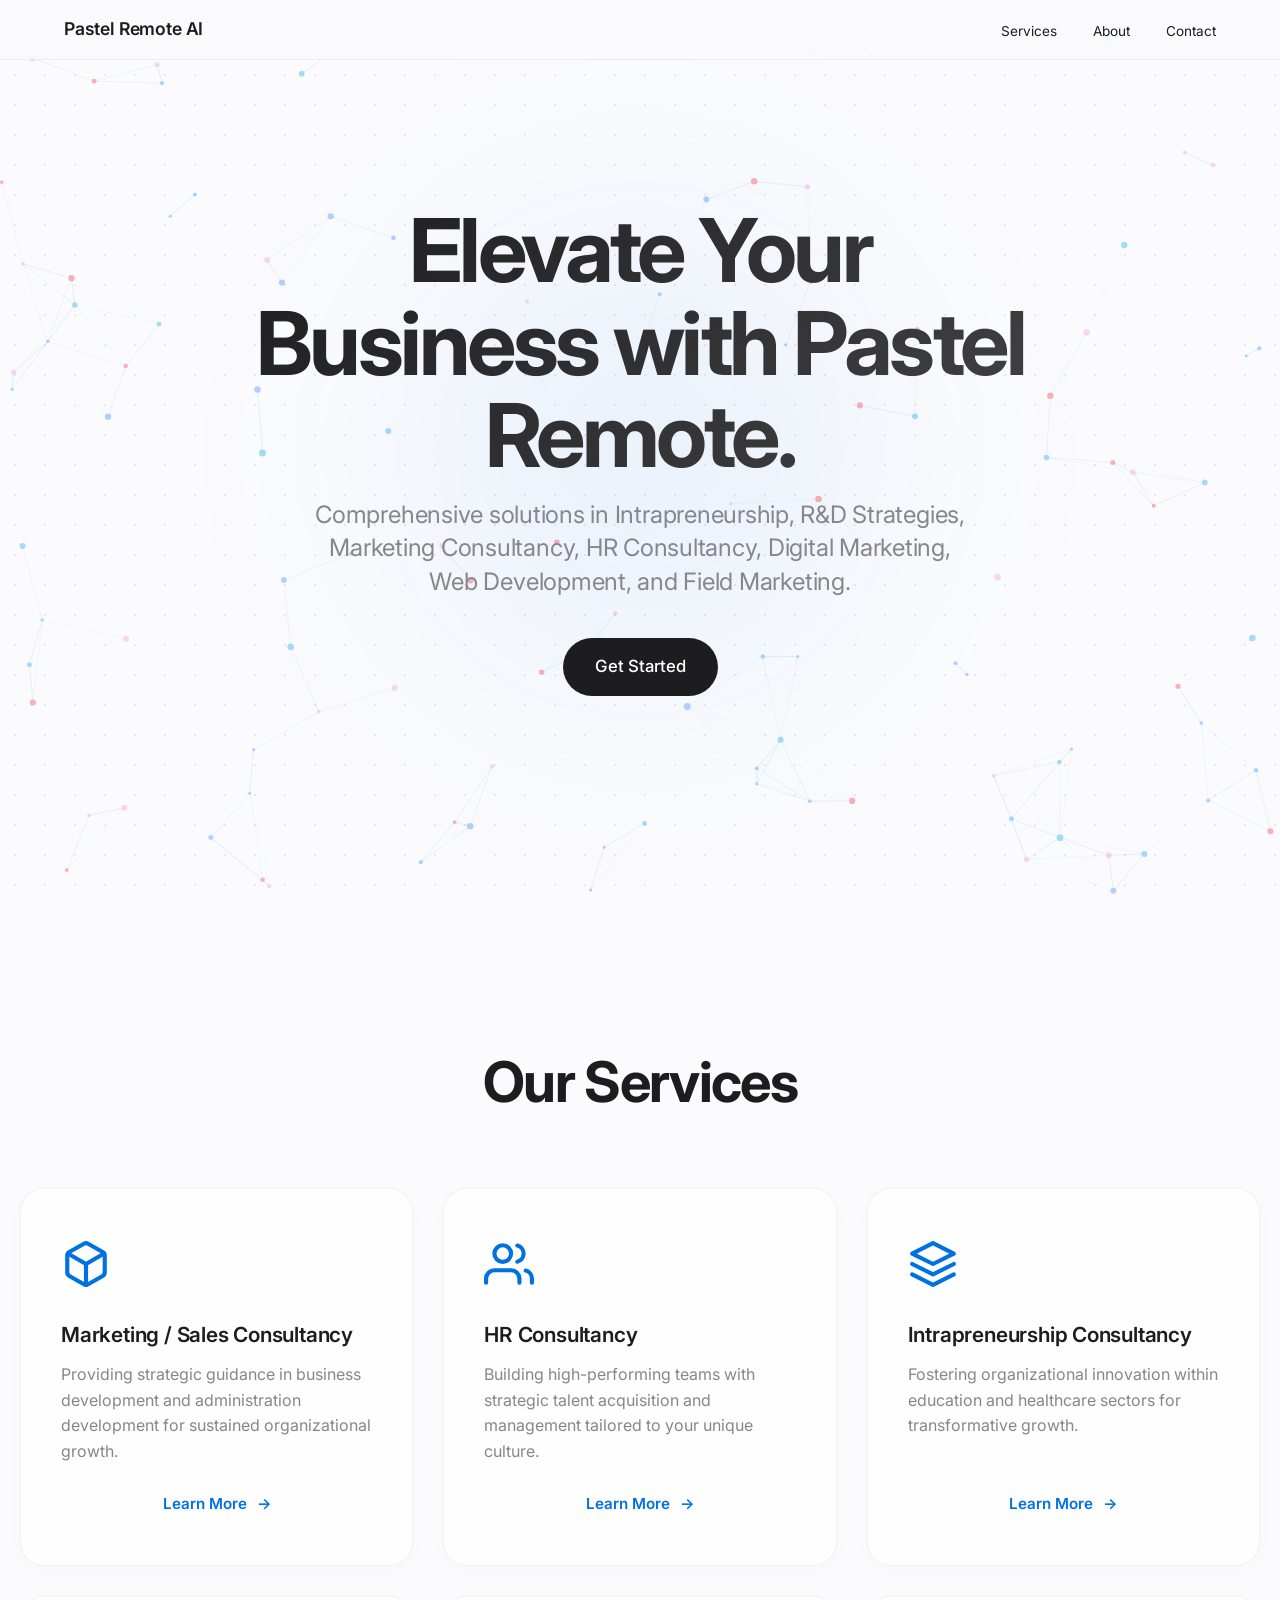
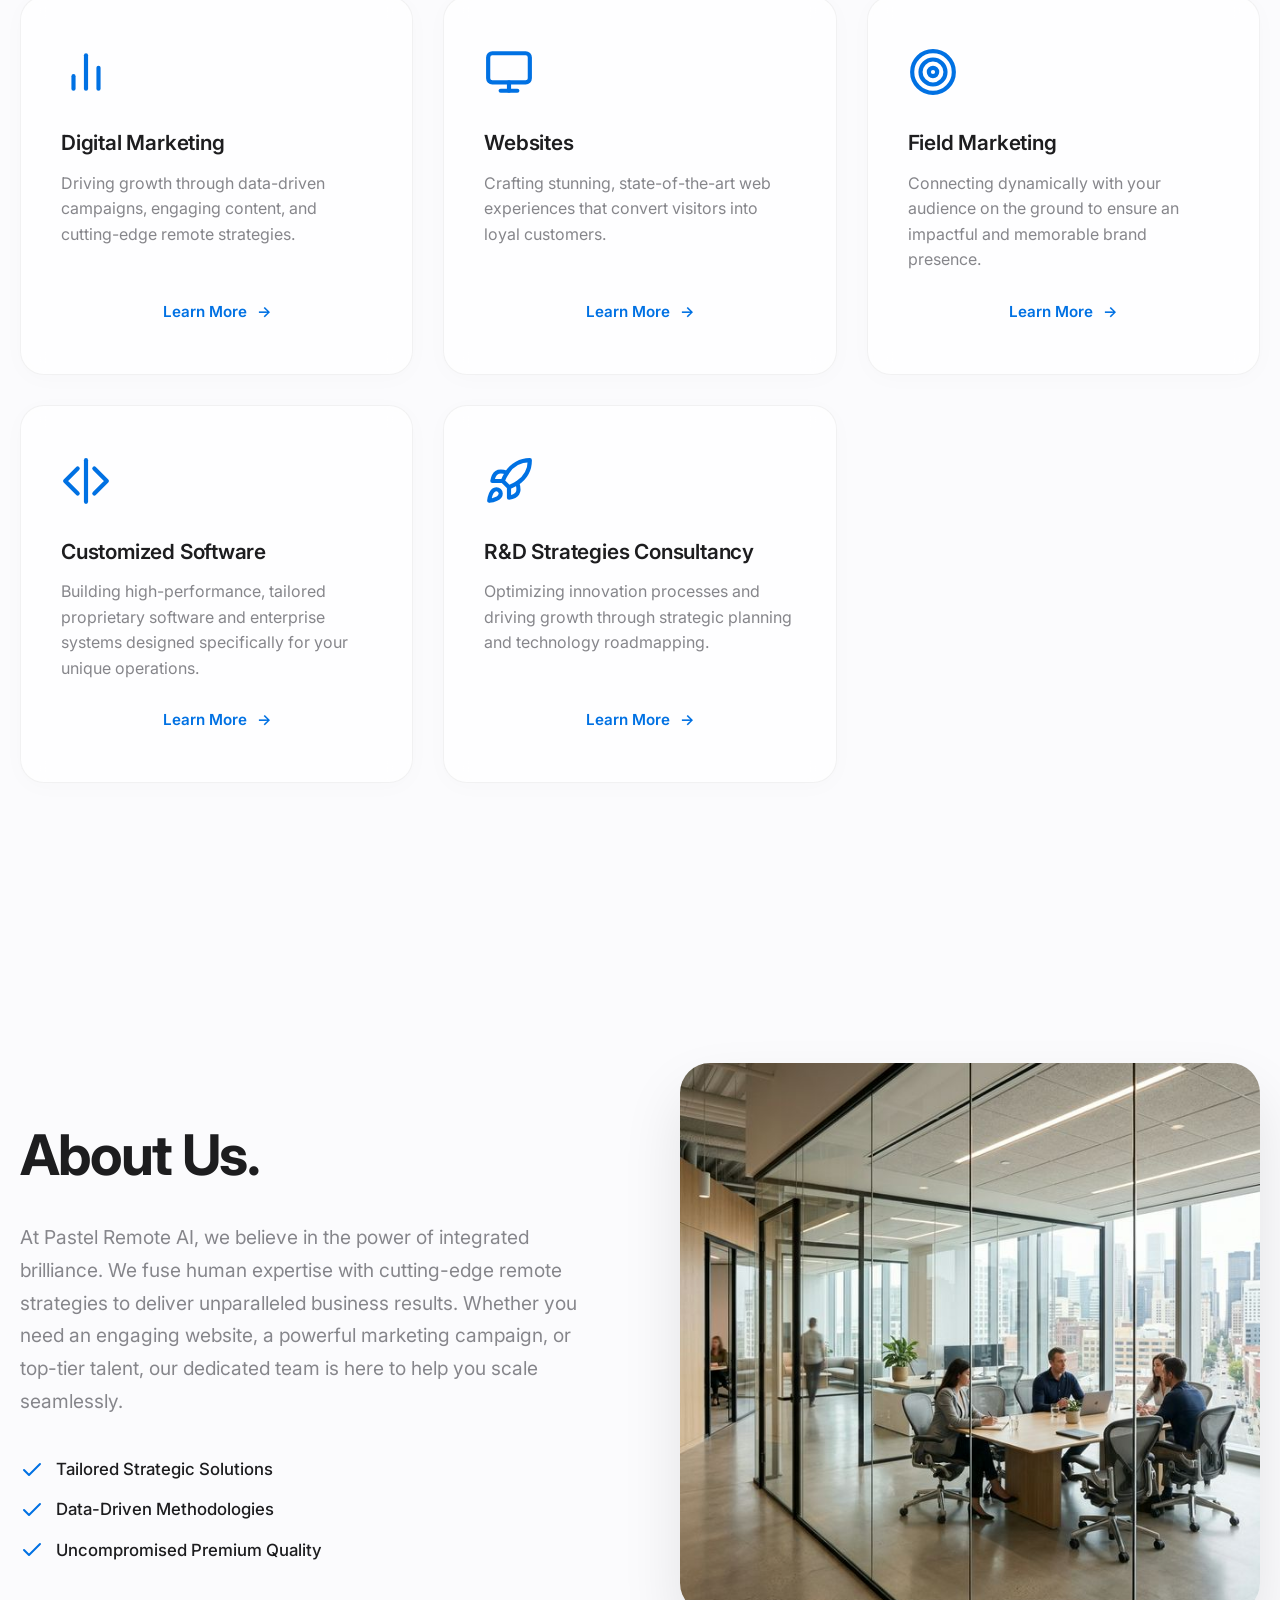
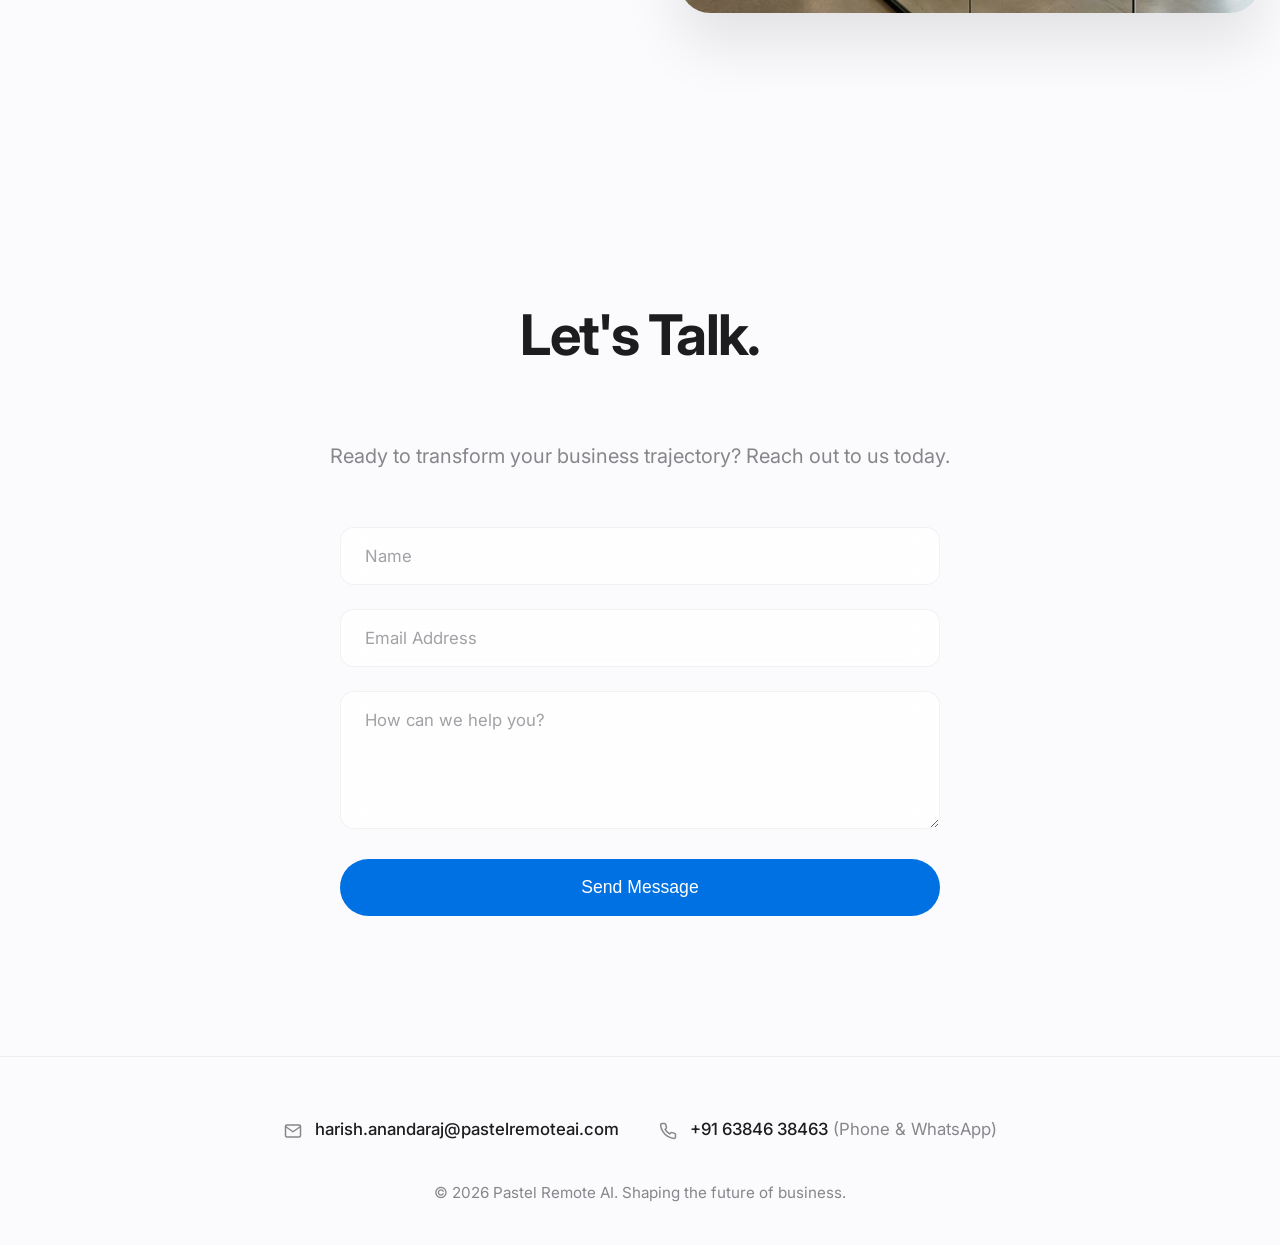
<file: index.html>
<!DOCTYPE html>
<html lang="en">
<head>
    <meta charset="UTF-8">
    <meta name="viewport" content="width=device-width, initial-scale=1.0">
    <title>Pastel Remote AI | Elegant Business Solutions & Consultancy</title>
    
    <!-- Primary Meta Tags -->
    <meta name="title" content="Pastel Remote AI | Elegant Business Solutions">
    <meta name="description" content="Pastel Remote AI provides premium business solutions: Marketing, HR, Digital Marketing, Intrapreneurship, Web Development, Software, and R&D Strategies.">
    <meta name="keywords" content="Pastel Remote, Pastel Remote AI, business solutions, marketing consultancy, HR consultancy, digital marketing agency, intrapreneurship consultancy, web development, custom software, R&D strategies, Pastel Remote consultancy">
    <meta name="author" content="Pastel Remote AI">

    <!-- Open Graph / Facebook -->
    <meta property="og:type" content="website">
    <meta property="og:title" content="Pastel Remote AI | Elegant Business Solutions">
    <meta property="og:description" content="Pastel Remote AI provides premium business solutions: Marketing, HR, Digital Marketing, Web Development, Software, and R&D Strategies.">

    <!-- Structured Data (JSON-LD) for Google Organization Schema -->
    <script type="application/ld+json">
    {
      "@context": "https://schema.org",
      "@type": "Organization",
      "name": "Pastel Remote AI",
      "alternateName": "Pastel Remote",
      "url": "https://www.pastelremoteai.com",
      "contactPoint": {
        "@type": "ContactPoint",
        "telephone": "+91-63846-38463",
        "contactType": "customer service",
        "email": "harish.anandaraj@pastelremoteai.com",
        "availableLanguage": "en"
      }
    }
    </script>
    <link rel="preconnect" href="https://fonts.googleapis.com">
    <link rel="preconnect" href="https://fonts.gstatic.com" crossorigin>
    <link href="https://fonts.googleapis.com/css2?family=Inter:wght@300;400;500;600;700&display=swap" rel="stylesheet">
    <link rel="stylesheet" href="style.css">
</head>
<body>
    <div class="bg-pattern"></div>
    <canvas id="magic-canvas"></canvas>
    <nav class="navbar">
        <div class="logo"><a href="index.html" style="text-decoration:none; color:inherit;">Pastel Remote AI</a></div>
        <div class="nav-toggle" id="nav-toggle">
            <span></span>
            <span></span>
            <span></span>
        </div>
        <div class="nav-links" id="nav-links">
            <a href="#services">Services</a>
            <a href="#about">About</a>
            <a href="#contact">Contact</a>
        </div>
    </nav>

    <section id="hero" class="hero">
        <div class="glow-blob"></div>
        <div class="hero-content">
            <h1 class="hero-title">Elevate Your Business with Pastel Remote.</h1>
            <p class="hero-subtitle">Comprehensive solutions in Intrapreneurship, R&D Strategies, Marketing Consultancy, HR Consultancy, Digital Marketing, Web Development, and Field Marketing.</p>
            <a href="https://wa.me/916384638463?text=Hi%20Pastel%20Remote%20AI,%20I%20would%20like%20to%20get%20started." target="_blank" rel="noopener noreferrer" class="cta-button">Get Started</a>
        </div>
    </section>

    <section id="services" class="services">
        <div class="section-container">
            <h2 class="section-title">Our Services</h2>
            <div class="services-grid">
                <a href="marketing-consultancy.html" class="service-card">
                    <div class="icon">
                        <svg width="50" height="50" viewBox="0 0 24 24" fill="none" stroke="currentColor" stroke-width="2" stroke-linecap="round" stroke-linejoin="round"><path d="M21 16V8a2 2 0 0 0-1-1.73l-7-4a2 2 0 0 0-2 0l-7 4A2 2 0 0 0 3 8v8a2 2 0 0 0 1 1.73l7 4a2 2 0 0 0 2 0l7-4A2 2 0 0 0 21 16z"></path><polyline points="3.27 6.96 12 12.01 20.73 6.96"></polyline><line x1="12" y1="22.08" x2="12" y2="12"></line></svg>
                    </div>
                    <h3>Marketing / Sales Consultancy</h3>
                    <p>Providing strategic guidance in business development and administration development for sustained organizational growth.</p>
                    <span class="service-link">Learn More</span>
                </a>
                <a href="hr-consultancy.html" class="service-card">
                    <div class="icon">
                        <svg width="50" height="50" viewBox="0 0 24 24" fill="none" stroke="currentColor" stroke-width="2" stroke-linecap="round" stroke-linejoin="round"><path d="M17 21v-2a4 4 0 0 0-4-4H5a4 4 0 0 0-4 4v2"></path><circle cx="9" cy="7" r="4"></circle><path d="M23 21v-2a4 4 0 0 0-3-3.87"></path><path d="M16 3.13a4 4 0 0 1 0 7.75"></path></svg>
                    </div>
                    <h3>HR Consultancy</h3>
                    <p>Building high-performing teams with strategic talent acquisition and management tailored to your unique culture.</p>
                    <span class="service-link">Learn More</span>
                </a>
                                <a href="intrapreneurship-consultancy.html" class="service-card">
                    <div class="icon">
                        <svg width="50" height="50" viewBox="0 0 24 24" fill="none" stroke="currentColor" stroke-width="2" stroke-linecap="round" stroke-linejoin="round"><path d="M12 2L2 7l10 5 10-5-10-5z"></path><path d="M2 17l10 5 10-5"></path><path d="M2 12l10 5 10-5"></path></svg>
                    </div>
                    <h3>Intrapreneurship Consultancy</h3>
                    <p>Fostering organizational innovation within education and healthcare sectors for transformative growth.</p>
                    <span class="service-link">Learn More</span>
                </a>
                <a href="digital-marketing.html" class="service-card">
                    <div class="icon">
                        <svg width="50" height="50" viewBox="0 0 24 24" fill="none" stroke="currentColor" stroke-width="2" stroke-linecap="round" stroke-linejoin="round"><line x1="18" y1="20" x2="18" y2="10"></line><line x1="12" y1="20" x2="12" y2="4"></line><line x1="6" y1="20" x2="6" y2="14"></line></svg>
                    </div>
                    <h3>Digital Marketing</h3>
                    <p>Driving growth through data-driven campaigns, engaging content, and cutting-edge remote strategies.</p>
                    <span class="service-link">Learn More</span>
                </a>
                <a href="websites.html" class="service-card">
                    <div class="icon">
                        <svg width="50" height="50" viewBox="0 0 24 24" fill="none" stroke="currentColor" stroke-width="2" stroke-linecap="round" stroke-linejoin="round"><rect x="2" y="3" width="20" height="14" rx="2" ry="2"></rect><line x1="8" y1="21" x2="16" y2="21"></line><line x1="12" y1="17" x2="12" y2="21"></line></svg>
                    </div>
                    <h3>Websites</h3>
                    <p>Crafting stunning, state-of-the-art web experiences that convert visitors into loyal customers.</p>
                    <span class="service-link">Learn More</span>
                </a>
                <a href="field-marketing.html" class="service-card">
                    <div class="icon">
                        <svg width="50" height="50" viewBox="0 0 24 24" fill="none" stroke="currentColor" stroke-width="2" stroke-linecap="round" stroke-linejoin="round"><circle cx="12" cy="12" r="10"></circle><circle cx="12" cy="12" r="6"></circle><circle cx="12" cy="12" r="2"></circle></svg>
                    </div>
                    <h3>Field Marketing</h3>
                    <p>Connecting dynamically with your audience on the ground to ensure an impactful and memorable brand presence.</p>
                    <span class="service-link">Learn More</span>
                </a>
                <a href="customized-software.html" class="service-card">
                    <div class="icon">
                        <svg width="50" height="50" viewBox="0 0 24 24" fill="none" stroke="currentColor" stroke-width="2" stroke-linecap="round" stroke-linejoin="round"><polyline points="16 18 22 12 16 6"></polyline><polyline points="8 6 2 12 8 18"></polyline><line x1="12" y1="2" x2="12" y2="22"></line></svg>
                    </div>
                    <h3>Customized Software</h3>
                    <p>Building high-performance, tailored proprietary software and enterprise systems designed specifically for your unique operations.</p>
                    <span class="service-link">Learn More</span>
                </a>
                <a href="r-and-d-consultancy.html" class="service-card">
                    <div class="icon">
                        <svg width="50" height="50" viewBox="0 0 24 24" fill="none" stroke="currentColor" stroke-width="2" stroke-linecap="round" stroke-linejoin="round"><path d="M4.5 16.5c-1.5 1.26-2 5-2 5s3.74-.5 5-2c.71-.84.7-2.13-.09-2.91a2.18 2.18 0 0 0-2.91-.09z"></path><path d="M12 15l-3-3a22 22 0 0 1 2-3.95A12.88 12.88 0 0 1 22 2c0 2.72-.78 7.5-6 11a22.35 22.35 0 0 1-4 2z"></path><path d="M9 12H4s.55-3.03 2-4c1.62-1.08 5 0 5 0"></path><path d="M12 15v5s3.03-.55 4-2c1.08-1.62 0-5 0-5"></path></svg>
                    </div>
                    <h3>R&D Strategies Consultancy</h3>
                    <p>Optimizing innovation processes and driving growth through strategic planning and technology roadmapping.</p>
                    <span class="service-link">Learn More</span>
                </a>
            </div>
        </div>
    </section>

    <section id="about" class="about">
        <div class="section-container">
            <div class="about-content">
                <h2 class="section-title">About Us.</h2>
                <p class="about-text">At Pastel Remote AI, we believe in the power of integrated brilliance. We fuse human expertise with cutting-edge remote strategies to deliver unparalleled business results. Whether you need an engaging website, a powerful marketing campaign, or top-tier talent, our dedicated team is here to help you scale seamlessly.</p>
                <div class="about-features">
                    <div class="feature-item">
                        <svg width="24" height="24" viewBox="0 0 24 24" fill="none" stroke="var(--accent)" stroke-width="2" stroke-linecap="round" stroke-linejoin="round"><polyline points="20 6 9 17 4 12"></polyline></svg>
                        Tailored Strategic Solutions
                    </div>
                    <div class="feature-item">
                        <svg width="24" height="24" viewBox="0 0 24 24" fill="none" stroke="var(--accent)" stroke-width="2" stroke-linecap="round" stroke-linejoin="round"><polyline points="20 6 9 17 4 12"></polyline></svg>
                        Data-Driven Methodologies
                    </div>
                    <div class="feature-item">
                        <svg width="24" height="24" viewBox="0 0 24 24" fill="none" stroke="var(--accent)" stroke-width="2" stroke-linecap="round" stroke-linejoin="round"><polyline points="20 6 9 17 4 12"></polyline></svg>
                        Uncompromised Premium Quality
                    </div>
                </div>
            </div>
            <div class="about-image"></div>
        </div>
    </section>

    <section id="contact" class="contact">
        <div class="section-container">
            <h2 class="section-title">Let's Talk.</h2>
            <p class="contact-subtitle">Ready to transform your business trajectory? Reach out to us today.</p>
            <form class="contact-form" id="whatsapp-form">
                <div class="input-group">
                    <input type="text" id="wa-name" placeholder="Name" required>
                </div>
                <div class="input-group">
                    <input type="email" id="wa-email" placeholder="Email Address" required>
                </div>
                <div class="input-group">
                    <textarea id="wa-message" placeholder="How can we help you?" rows="5" required></textarea>
                </div>
                <button type="submit" class="submit-button">Send Message</button>
            </form>
        </div>
    </section>

    <footer>
        <div class="footer-content">
            <div class="footer-contact">
                <p><svg width="18" height="18" viewBox="0 0 24 24" fill="none" stroke="currentColor" stroke-width="2" stroke-linecap="round" stroke-linejoin="round" style="vertical-align: middle; margin-right: 8px;"><path d="M4 4h16c1.1 0 2 .9 2 2v12c0 1.1-.9 2-2 2H4c-1.1 0-2-.9-2-2V6c0-1.1.9-2 2-2z"></path><polyline points="22,6 12,13 2,6"></polyline></svg> <a href="mailto:harish.anandaraj@pastelremoteai.com">harish.anandaraj@pastelremoteai.com</a></p>
                <p><svg width="18" height="18" viewBox="0 0 24 24" fill="none" stroke="currentColor" stroke-width="2" stroke-linecap="round" stroke-linejoin="round" style="vertical-align: middle; margin-right: 8px;"><path d="M22 16.92v3a2 2 0 0 1-2.18 2 19.79 19.79 0 0 1-8.63-3.07 19.5 19.5 0 0 1-6-6 19.79 19.79 0 0 1-3.07-8.67A2 2 0 0 1 4.11 2h3a2 2 0 0 1 2 1.72 12.84 12.84 0 0 0 .7 2.81 2 2 0 0 1-.45 2.11L8.09 9.91a16 16 0 0 0 6 6l1.27-1.27a2 2 0 0 1 2.11-.45 12.84 12.84 0 0 0 2.81.7A2 2 0 0 1 22 16.92z"></path></svg> <a href="tel:+916384638463">+91 63846 38463</a> (Phone & WhatsApp)</p>
            </div>
            <p class="copyright">&copy; 2026 Pastel Remote AI. Shaping the future of business.</p>
        </div>
    </footer>

    <script src="script.js"></script>
</body>
</html>
</file>
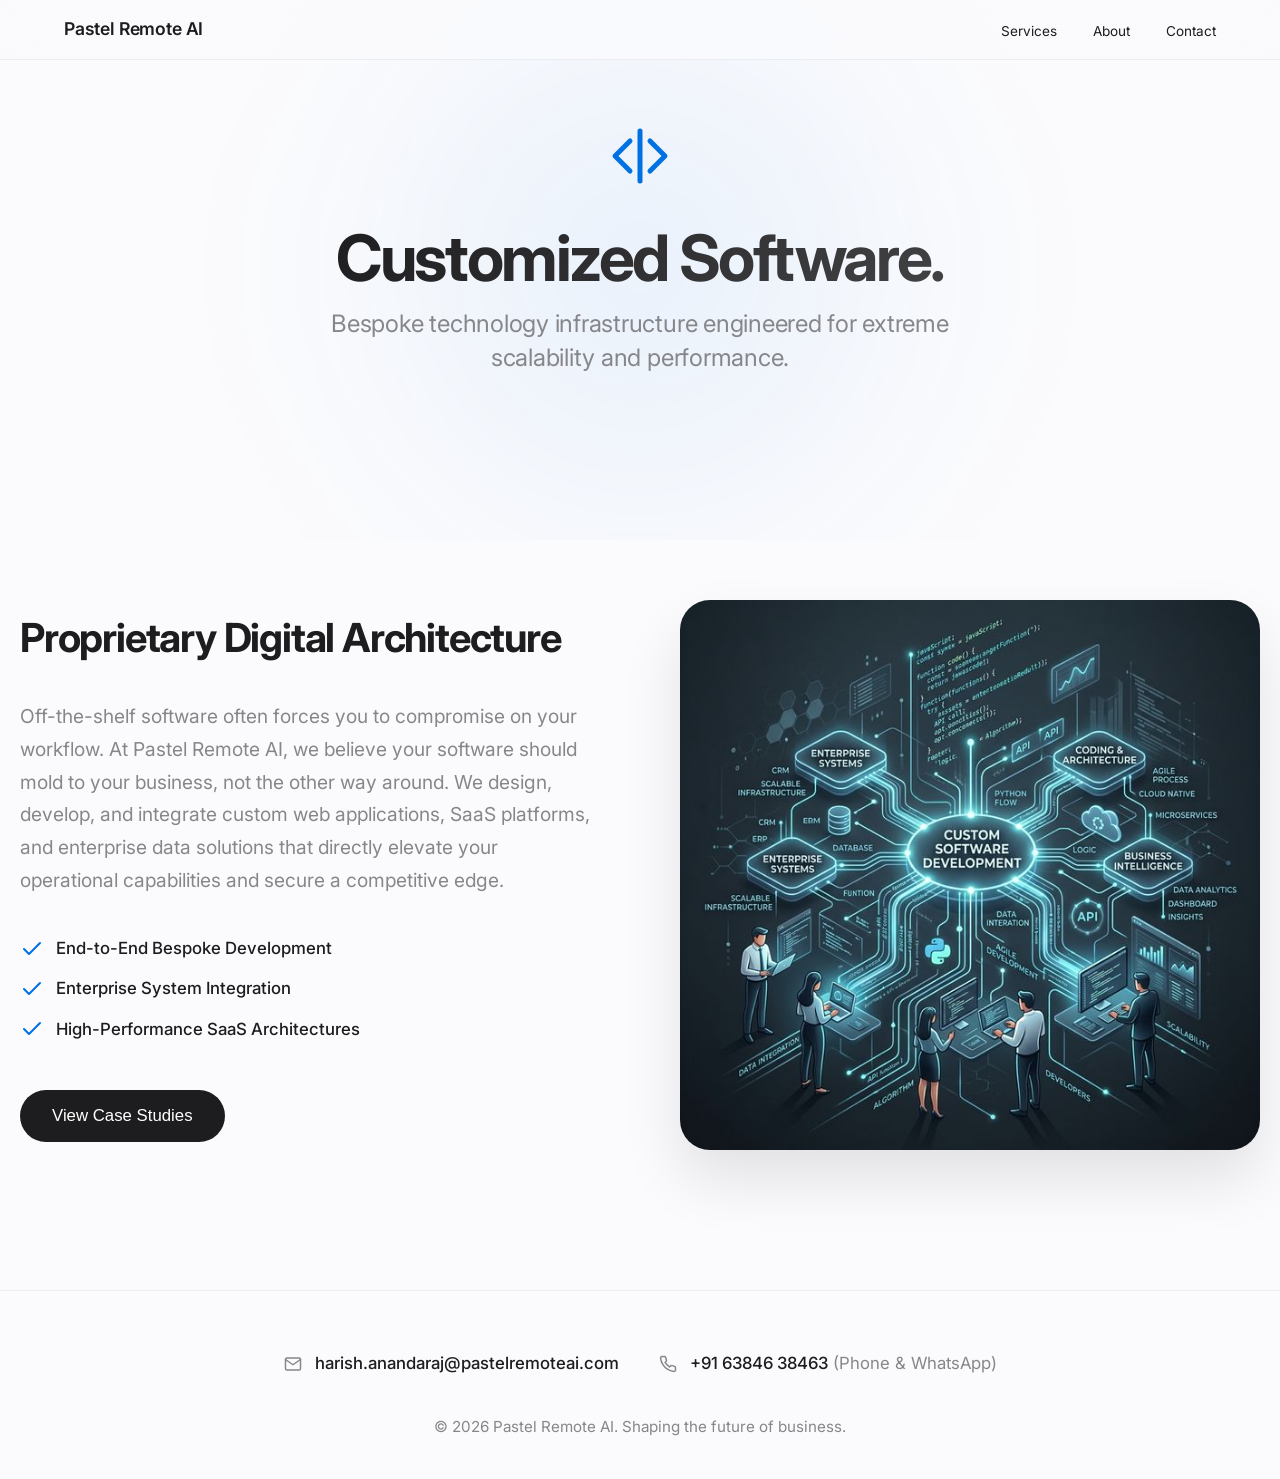
<file: customized-software.html>
<!DOCTYPE html>
<html lang="en">
<head>
    <meta charset="UTF-8">
    <meta name="viewport" content="width=device-width, initial-scale=1.0">
    <title>Customized Software | Pastel Remote AI</title>
    <link rel="preconnect" href="https://fonts.googleapis.com">
    <link rel="preconnect" href="https://fonts.gstatic.com" crossorigin>
    <link href="https://fonts.googleapis.com/css2?family=Inter:wght@300;400;500;600;700&display=swap" rel="stylesheet">
    <link rel="stylesheet" href="style.css">
</head>
<body>
    <nav class="navbar">
        <div class="logo"><a href="index.html" style="text-decoration:none; color:inherit;">Pastel Remote AI</a></div>
        <div class="nav-toggle" id="nav-toggle">
            <span></span>
            <span></span>
            <span></span>
        </div>
        <div class="nav-links" id="nav-links">
            <a href="index.html#services">Services</a>
            <a href="index.html#about">About</a>
            <a href="index.html#contact">Contact</a>
        </div>
    </nav>

    <section class="hero" style="min-height: 60vh;">
        <div class="glow-blob"></div>
        <div class="hero-content">
            <div class="icon" style="color: var(--accent); margin-bottom: 2rem;">
                <svg width="60" height="60" viewBox="0 0 24 24" fill="none" stroke="currentColor" stroke-width="2" stroke-linecap="round" stroke-linejoin="round"><polyline points="16 18 22 12 16 6"></polyline><polyline points="8 6 2 12 8 18"></polyline><line x1="12" y1="2" x2="12" y2="22"></line></svg>
            </div>
            <h1 class="hero-title" style="font-size: 4rem;">Customized Software.</h1>
            <p class="hero-subtitle">Bespoke technology infrastructure engineered for extreme scalability and performance.</p>
        </div>
    </section>

    <section class="about" style="padding-top: 60px; padding-bottom: 140px;">
        <div class="section-container" style="display: flex; gap: 80px; flex-wrap: wrap;">
            <div class="about-content hidden-reveal" style="flex: 1; min-width: 300px;">
                <h2 class="section-title" style="text-align: left; margin-bottom: 2rem; font-size: 2.5rem;">Proprietary Digital Architecture</h2>
                <p class="about-text">Off-the-shelf software often forces you to compromise on your workflow. At Pastel Remote AI, we believe your software should mold to your business, not the other way around. We design, develop, and integrate custom web applications, SaaS platforms, and enterprise data solutions that directly elevate your operational capabilities and secure a competitive edge.</p>
                
                <div class="about-features" style="margin-top: 2.5rem;">
                    <div class="feature-item">
                        <svg width="24" height="24" fill="none" stroke="var(--accent)" stroke-width="2" stroke-linecap="round" stroke-linejoin="round"><polyline points="20 6 9 17 4 12"></polyline></svg>
                        End-to-End Bespoke Development
                    </div>
                    <div class="feature-item">
                        <svg width="24" height="24" fill="none" stroke="var(--accent)" stroke-width="2" stroke-linecap="round" stroke-linejoin="round"><polyline points="20 6 9 17 4 12"></polyline></svg>
                        Enterprise System Integration
                    </div>
                    <div class="feature-item">
                        <svg width="24" height="24" fill="none" stroke="var(--accent)" stroke-width="2" stroke-linecap="round" stroke-linejoin="round"><polyline points="20 6 9 17 4 12"></polyline></svg>
                        High-Performance SaaS Architectures
                    </div>
                </div>
                
                <button class="cta-button trigger-modal" data-target="#software-case-modal" style="margin-top: 3rem;">View Case Studies</button>
            </div>
            <div class="about-image hidden-reveal" style="background-image: url('software_image.png'); flex: 1; min-width: 300px;"></div>
        </div>
    </section>

    <!-- Modal -->
    <div class="modal-overlay" id="software-case-modal">
        <div class="modal-content">
            <button class="modal-close">&times;</button>
            <h2 class="modal-title">Software Case Studies</h2>
            <div class="case-study-item">
                <h3>Logistics Resource Management Platform</h3>
                <p><strong>The Challenge:</strong> A fast-growing shipping firm was overwhelmed by disparate legacy tools that couldn't reliably sync real-time tracking data between drivers and dispatchers.</p>
                <p><strong>The Solution:</strong> Engineered a state-of-the-art, customized logistics dashboard and progressive web app with seamless real-time data integration and granular permission access controls.</p>
                <p><strong>Result:</strong> Slashed delivery mapping delays by nearly 40%, streamlined workforce communication, and rapidly improved total monthly fulfillment rates.</p>
            </div>
        </div>
    </div>

    <footer>
        <div class="footer-content">
            <div class="footer-contact">
                <p><svg width="18" height="18" viewBox="0 0 24 24" fill="none" stroke="currentColor" stroke-width="2" stroke-linecap="round" stroke-linejoin="round" style="vertical-align: middle; margin-right: 8px;"><path d="M4 4h16c1.1 0 2 .9 2 2v12c0 1.1-.9 2-2 2H4c-1.1 0-2-.9-2-2V6c0-1.1.9-2 2-2z"></path><polyline points="22,6 12,13 2,6"></polyline></svg> <a href="mailto:harish.anandaraj@pastelremoteai.com">harish.anandaraj@pastelremoteai.com</a></p>
                <p><svg width="18" height="18" viewBox="0 0 24 24" fill="none" stroke="currentColor" stroke-width="2" stroke-linecap="round" stroke-linejoin="round" style="vertical-align: middle; margin-right: 8px;"><path d="M22 16.92v3a2 2 0 0 1-2.18 2 19.79 19.79 0 0 1-8.63-3.07 19.5 19.5 0 0 1-6-6 19.79 19.79 0 0 1-3.07-8.67A2 2 0 0 1 4.11 2h3a2 2 0 0 1 2 1.72 12.84 12.84 0 0 0 .7 2.81 2 2 0 0 1-.45 2.11L8.09 9.91a16 16 0 0 0 6 6l1.27-1.27a2 2 0 0 1 2.11-.45 12.84 12.84 0 0 0 2.81.7A2 2 0 0 1 22 16.92z"></path></svg> <a href="tel:+916384638463">+91 63846 38463</a> (Phone & WhatsApp)</p>
            </div>
            <p class="copyright">&copy; 2026 Pastel Remote AI. Shaping the future of business.</p>
        </div>
    </footer>
    <script src="script.js"></script>
</body>
</html>
</file>
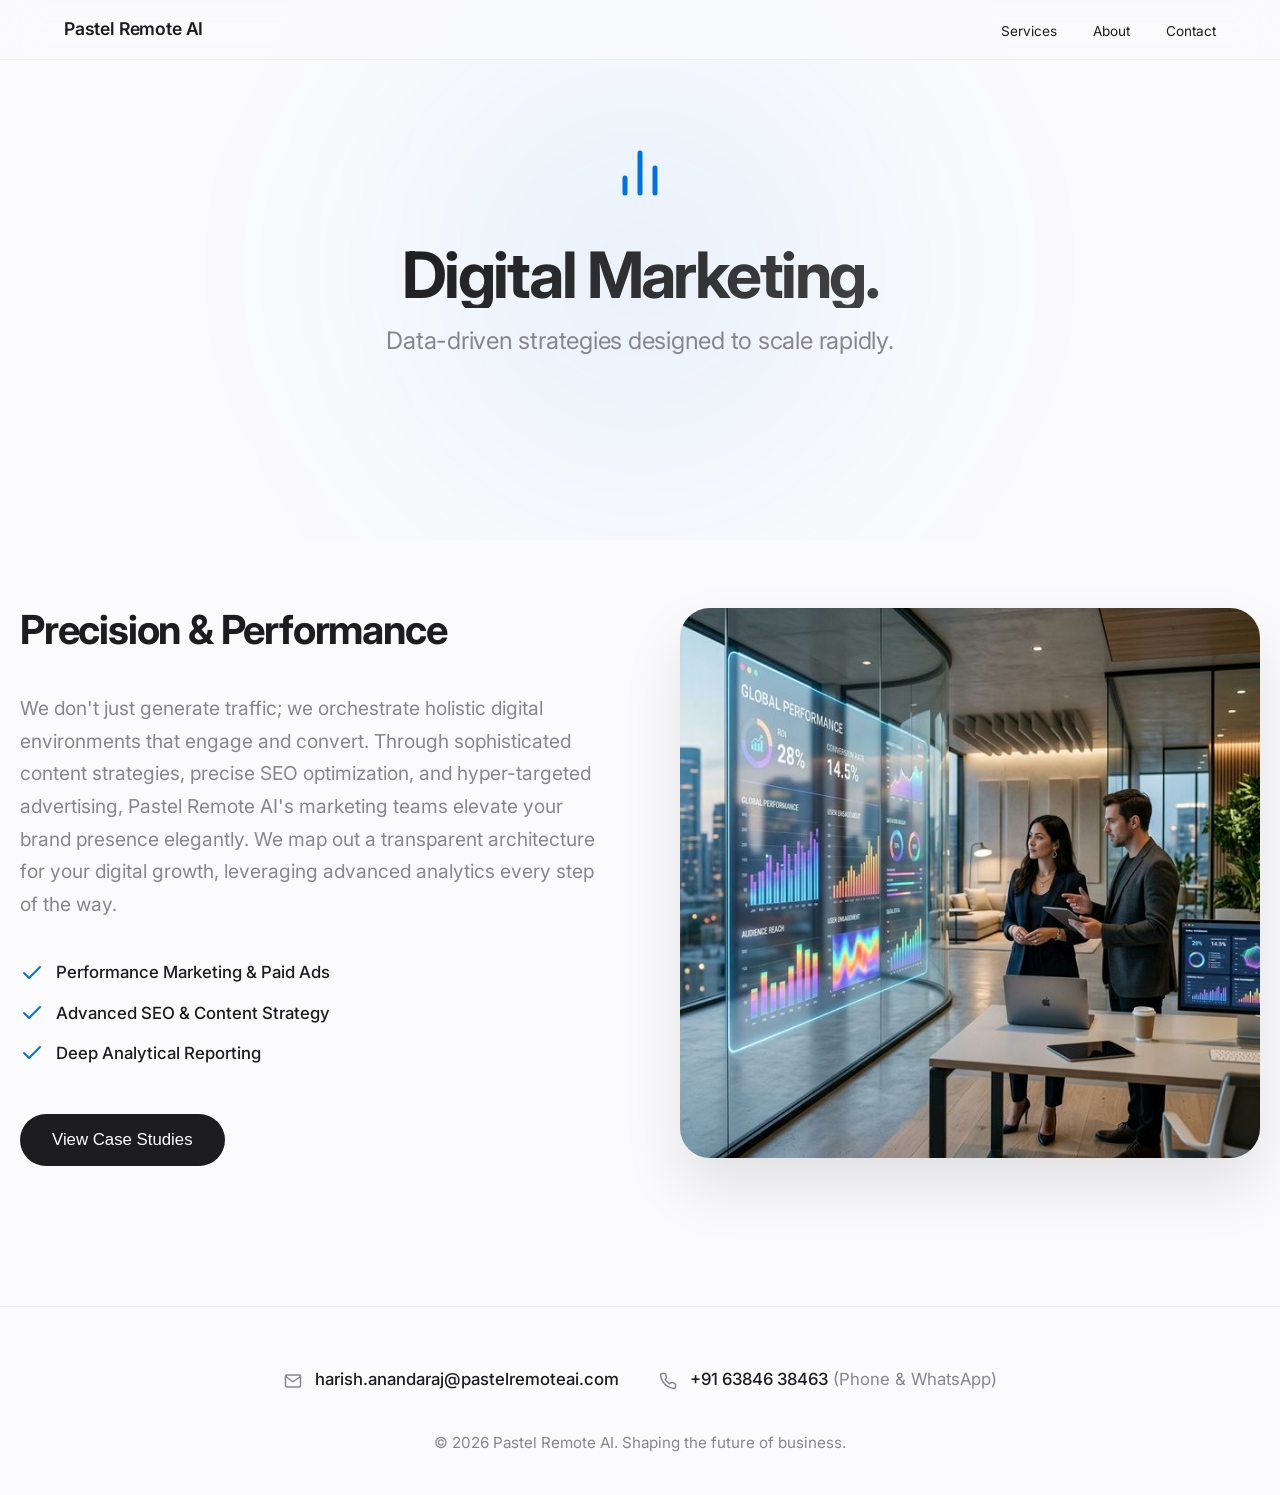
<file: digital-marketing.html>
<!DOCTYPE html>
<html lang="en">
<head>
    <meta charset="UTF-8">
    <meta name="viewport" content="width=device-width, initial-scale=1.0">
    <title>Digital Marketing | Pastel Remote AI</title>
    <link rel="preconnect" href="https://fonts.googleapis.com">
    <link rel="preconnect" href="https://fonts.gstatic.com" crossorigin>
    <link href="https://fonts.googleapis.com/css2?family=Inter:wght@300;400;500;600;700&display=swap" rel="stylesheet">
    <link rel="stylesheet" href="style.css">
</head>
<body>
    <nav class="navbar">
        <div class="logo"><a href="index.html" style="text-decoration:none; color:inherit;">Pastel Remote AI</a></div>
        <div class="nav-toggle" id="nav-toggle">
            <span></span>
            <span></span>
            <span></span>
        </div>
        <div class="nav-links" id="nav-links">
            <a href="index.html#services">Services</a>
            <a href="index.html#about">About</a>
            <a href="index.html#contact">Contact</a>
        </div>
    </nav>

    <section class="hero" style="min-height: 60vh;">
        <div class="glow-blob"></div>
        <div class="hero-content">
            <div class="icon" style="color: var(--accent); margin-bottom: 2rem;">
                <svg width="60" height="60" viewBox="0 0 24 24" fill="none" stroke="currentColor" stroke-width="2" stroke-linecap="round" stroke-linejoin="round"><line x1="18" y1="20" x2="18" y2="10"></line><line x1="12" y1="20" x2="12" y2="4"></line><line x1="6" y1="20" x2="6" y2="14"></line></svg>
            </div>
            <h1 class="hero-title" style="font-size: 4rem;">Digital Marketing.</h1>
            <p class="hero-subtitle">Data-driven strategies designed to scale rapidly.</p>
        </div>
    </section>

    <section class="about" style="padding-top: 60px; padding-bottom: 140px;">
        <div class="section-container" style="display: flex; gap: 80px; flex-wrap: wrap;">
            <div class="about-content hidden-reveal" style="flex: 1; min-width: 300px;">
                <h2 class="section-title" style="text-align: left; margin-bottom: 2rem; font-size: 2.5rem;">Precision & Performance</h2>
                <p class="about-text">We don't just generate traffic; we orchestrate holistic digital environments that engage and convert. Through sophisticated content strategies, precise SEO optimization, and hyper-targeted advertising, Pastel Remote AI's marketing teams elevate your brand presence elegantly. We map out a transparent architecture for your digital growth, leveraging advanced analytics every step of the way.</p>
                
                <div class="about-features" style="margin-top: 2.5rem;">
                    <div class="feature-item">
                        <svg width="24" height="24" fill="none" stroke="var(--accent)" stroke-width="2" stroke-linecap="round" stroke-linejoin="round"><polyline points="20 6 9 17 4 12"></polyline></svg>
                        Performance Marketing & Paid Ads
                    </div>
                    <div class="feature-item">
                        <svg width="24" height="24" fill="none" stroke="var(--accent)" stroke-width="2" stroke-linecap="round" stroke-linejoin="round"><polyline points="20 6 9 17 4 12"></polyline></svg>
                        Advanced SEO & Content Strategy
                    </div>
                    <div class="feature-item">
                        <svg width="24" height="24" fill="none" stroke="var(--accent)" stroke-width="2" stroke-linecap="round" stroke-linejoin="round"><polyline points="20 6 9 17 4 12"></polyline></svg>
                        Deep Analytical Reporting
                    </div>
                </div>
                
                <button class="cta-button trigger-modal" data-target="#dm-case-modal" style="margin-top: 3rem;">View Case Studies</button>
            </div>
            <div class="about-image hidden-reveal" style="background-image: url('dm_image.png'); flex: 1; min-width: 300px;"></div>
        </div>
    </section>

    <!-- Modal -->
    <div class="modal-overlay" id="dm-case-modal">
        <div class="modal-content">
            <button class="modal-close">&times;</button>
            <h2 class="modal-title">Digital Marketing Cases</h2>
            <div class="case-study-item">
                <h3>Tour & Travel Industry Scaling</h3>
                <p><strong>The Challenge:</strong> Multiple specialized tour companies were struggling with low conversion rates despite offering excellent targeted domestic and international travel packages.</p>
                <p><strong>The Solution:</strong> Executed highly optimized, data-driven digital marketing campaigns across key social and search channels, coupled with precise retargeting strategies to capture high-intent visual travelers.</p>
                <p><strong>Result:</strong> Exponentially enhanced the volume of direct customer walk-ins and generated a continuous massive surge in high-quality digital enquiries.</p>
            </div>
        </div>
    </div>

    <footer>
        <div class="footer-content">
            <div class="footer-contact">
                <p><svg width="18" height="18" viewBox="0 0 24 24" fill="none" stroke="currentColor" stroke-width="2" stroke-linecap="round" stroke-linejoin="round" style="vertical-align: middle; margin-right: 8px;"><path d="M4 4h16c1.1 0 2 .9 2 2v12c0 1.1-.9 2-2 2H4c-1.1 0-2-.9-2-2V6c0-1.1.9-2 2-2z"></path><polyline points="22,6 12,13 2,6"></polyline></svg> <a href="mailto:harish.anandaraj@pastelremoteai.com">harish.anandaraj@pastelremoteai.com</a></p>
                <p><svg width="18" height="18" viewBox="0 0 24 24" fill="none" stroke="currentColor" stroke-width="2" stroke-linecap="round" stroke-linejoin="round" style="vertical-align: middle; margin-right: 8px;"><path d="M22 16.92v3a2 2 0 0 1-2.18 2 19.79 19.79 0 0 1-8.63-3.07 19.5 19.5 0 0 1-6-6 19.79 19.79 0 0 1-3.07-8.67A2 2 0 0 1 4.11 2h3a2 2 0 0 1 2 1.72 12.84 12.84 0 0 0 .7 2.81 2 2 0 0 1-.45 2.11L8.09 9.91a16 16 0 0 0 6 6l1.27-1.27a2 2 0 0 1 2.11-.45 12.84 12.84 0 0 0 2.81.7A2 2 0 0 1 22 16.92z"></path></svg> <a href="tel:+916384638463">+91 63846 38463</a> (Phone & WhatsApp)</p>
            </div>
            <p class="copyright">&copy; 2026 Pastel Remote AI. Shaping the future of business.</p>
        </div>
    </footer>
    <script src="script.js"></script>
</body>
</html>
</file>
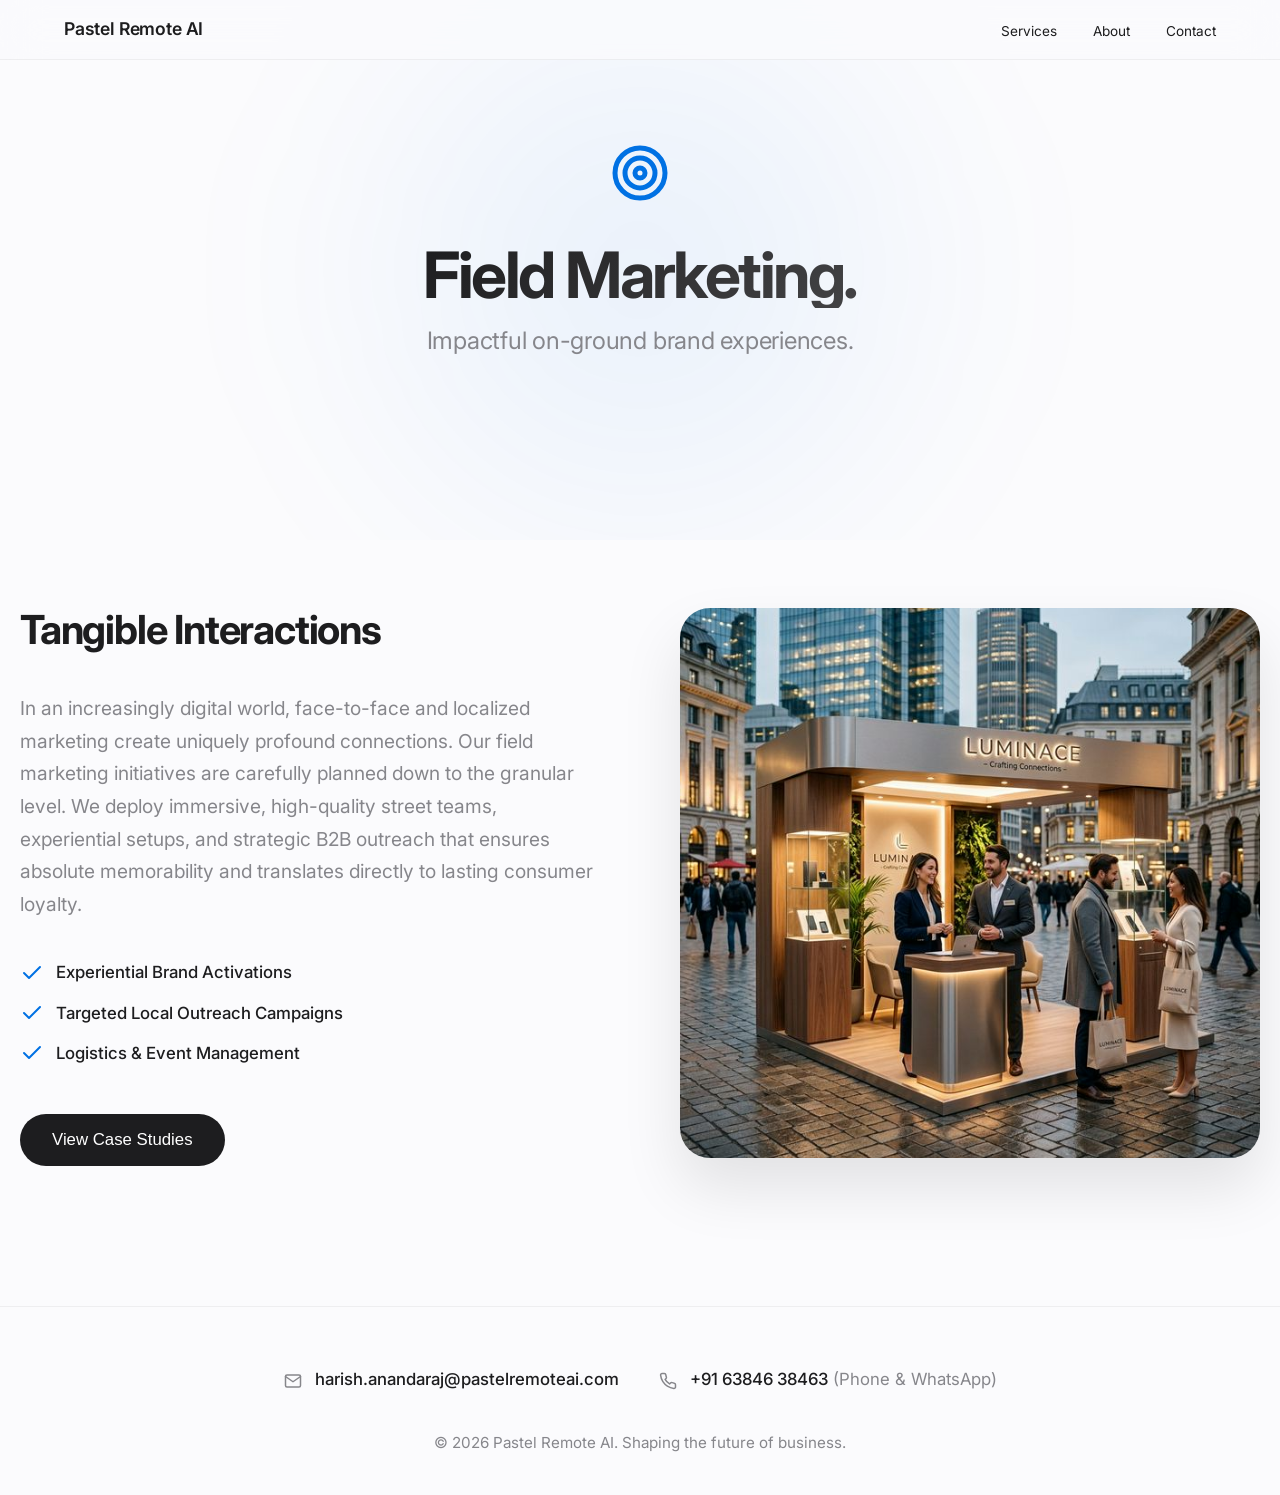
<file: field-marketing.html>
<!DOCTYPE html>
<html lang="en">
<head>
    <meta charset="UTF-8">
    <meta name="viewport" content="width=device-width, initial-scale=1.0">
    <title>Field Marketing | Pastel Remote AI</title>
    <link rel="preconnect" href="https://fonts.googleapis.com">
    <link rel="preconnect" href="https://fonts.gstatic.com" crossorigin>
    <link href="https://fonts.googleapis.com/css2?family=Inter:wght@300;400;500;600;700&display=swap" rel="stylesheet">
    <link rel="stylesheet" href="style.css">
</head>
<body>
    <nav class="navbar">
        <div class="logo"><a href="index.html" style="text-decoration:none; color:inherit;">Pastel Remote AI</a></div>
        <div class="nav-toggle" id="nav-toggle">
            <span></span>
            <span></span>
            <span></span>
        </div>
        <div class="nav-links" id="nav-links">
            <a href="index.html#services">Services</a>
            <a href="index.html#about">About</a>
            <a href="index.html#contact">Contact</a>
        </div>
    </nav>

    <section class="hero" style="min-height: 60vh;">
        <div class="glow-blob"></div>
        <div class="hero-content">
            <div class="icon" style="color: var(--accent); margin-bottom: 2rem;">
                <svg width="60" height="60" viewBox="0 0 24 24" fill="none" stroke="currentColor" stroke-width="2" stroke-linecap="round" stroke-linejoin="round"><circle cx="12" cy="12" r="10"></circle><circle cx="12" cy="12" r="6"></circle><circle cx="12" cy="12" r="2"></circle></svg>
            </div>
            <h1 class="hero-title" style="font-size: 4rem;">Field Marketing.</h1>
            <p class="hero-subtitle">Impactful on-ground brand experiences.</p>
        </div>
    </section>

    <section class="about" style="padding-top: 60px; padding-bottom: 140px;">
        <div class="section-container" style="display: flex; gap: 80px; flex-wrap: wrap;">
            <div class="about-content hidden-reveal" style="flex: 1; min-width: 300px;">
                <h2 class="section-title" style="text-align: left; margin-bottom: 2rem; font-size: 2.5rem;">Tangible Interactions</h2>
                <p class="about-text">In an increasingly digital world, face-to-face and localized marketing create uniquely profound connections. Our field marketing initiatives are carefully planned down to the granular level. We deploy immersive, high-quality street teams, experiential setups, and strategic B2B outreach that ensures absolute memorability and translates directly to lasting consumer loyalty.</p>
                
                <div class="about-features" style="margin-top: 2.5rem;">
                    <div class="feature-item">
                        <svg width="24" height="24" fill="none" stroke="var(--accent)" stroke-width="2" stroke-linecap="round" stroke-linejoin="round"><polyline points="20 6 9 17 4 12"></polyline></svg>
                        Experiential Brand Activations
                    </div>
                    <div class="feature-item">
                        <svg width="24" height="24" fill="none" stroke="var(--accent)" stroke-width="2" stroke-linecap="round" stroke-linejoin="round"><polyline points="20 6 9 17 4 12"></polyline></svg>
                        Targeted Local Outreach Campaigns
                    </div>
                    <div class="feature-item">
                        <svg width="24" height="24" fill="none" stroke="var(--accent)" stroke-width="2" stroke-linecap="round" stroke-linejoin="round"><polyline points="20 6 9 17 4 12"></polyline></svg>
                        Logistics & Event Management
                    </div>
                </div>
                
                <button class="cta-button trigger-modal" data-target="#field-case-modal" style="margin-top: 3rem;">View Case Studies</button>
            </div>
            <div class="about-image hidden-reveal" style="background-image: url('field_image.png'); flex: 1; min-width: 300px;"></div>
        </div>
    </section>

    <div class="modal-overlay" id="field-case-modal">
        <div class="modal-content">
            <button class="modal-close">&times;</button>
            <h2 class="modal-title">Field Marketing Events</h2>
            <div class="case-study-item">
                <h3>Swastika Pharma</h3>
                <p><strong>Industry:</strong> Pharmaceuticals & Healthcare</p>
                <p><strong>The Campaign:</strong> Executed highly targeted on-ground field marketing strategies to raise product awareness directly with relevant consumer bases.</p>
                <p><strong>Result:</strong> Significantly enhanced the direct sales volume and market penetration for their specialized sugarstrips.</p>
            </div>
            <div class="case-study-item">
                <h3>Aravind Homeo</h3>
                <p><strong>Industry:</strong> Homeopathy & Healthcare</p>
                <p><strong>The Campaign:</strong> Deployed multiple large-scale medical campaigns across strategic localized zones to maximize community engagement.</p>
                <p><strong>Result:</strong> Successfully drove a substantial increase in direct walk-ins and new patient registrations at their clinics.</p>
            </div>
        </div>
    </div>

    <footer>
        <div class="footer-content">
            <div class="footer-contact">
                <p><svg width="18" height="18" viewBox="0 0 24 24" fill="none" stroke="currentColor" stroke-width="2" stroke-linecap="round" stroke-linejoin="round" style="vertical-align: middle; margin-right: 8px;"><path d="M4 4h16c1.1 0 2 .9 2 2v12c0 1.1-.9 2-2 2H4c-1.1 0-2-.9-2-2V6c0-1.1.9-2 2-2z"></path><polyline points="22,6 12,13 2,6"></polyline></svg> <a href="mailto:harish.anandaraj@pastelremoteai.com">harish.anandaraj@pastelremoteai.com</a></p>
                <p><svg width="18" height="18" viewBox="0 0 24 24" fill="none" stroke="currentColor" stroke-width="2" stroke-linecap="round" stroke-linejoin="round" style="vertical-align: middle; margin-right: 8px;"><path d="M22 16.92v3a2 2 0 0 1-2.18 2 19.79 19.79 0 0 1-8.63-3.07 19.5 19.5 0 0 1-6-6 19.79 19.79 0 0 1-3.07-8.67A2 2 0 0 1 4.11 2h3a2 2 0 0 1 2 1.72 12.84 12.84 0 0 0 .7 2.81 2 2 0 0 1-.45 2.11L8.09 9.91a16 16 0 0 0 6 6l1.27-1.27a2 2 0 0 1 2.11-.45 12.84 12.84 0 0 0 2.81.7A2 2 0 0 1 22 16.92z"></path></svg> <a href="tel:+916384638463">+91 63846 38463</a> (Phone & WhatsApp)</p>
            </div>
            <p class="copyright">&copy; 2026 Pastel Remote AI. Shaping the future of business.</p>
        </div>
    </footer>
    <script src="script.js"></script>
</body>
</html>
</file>
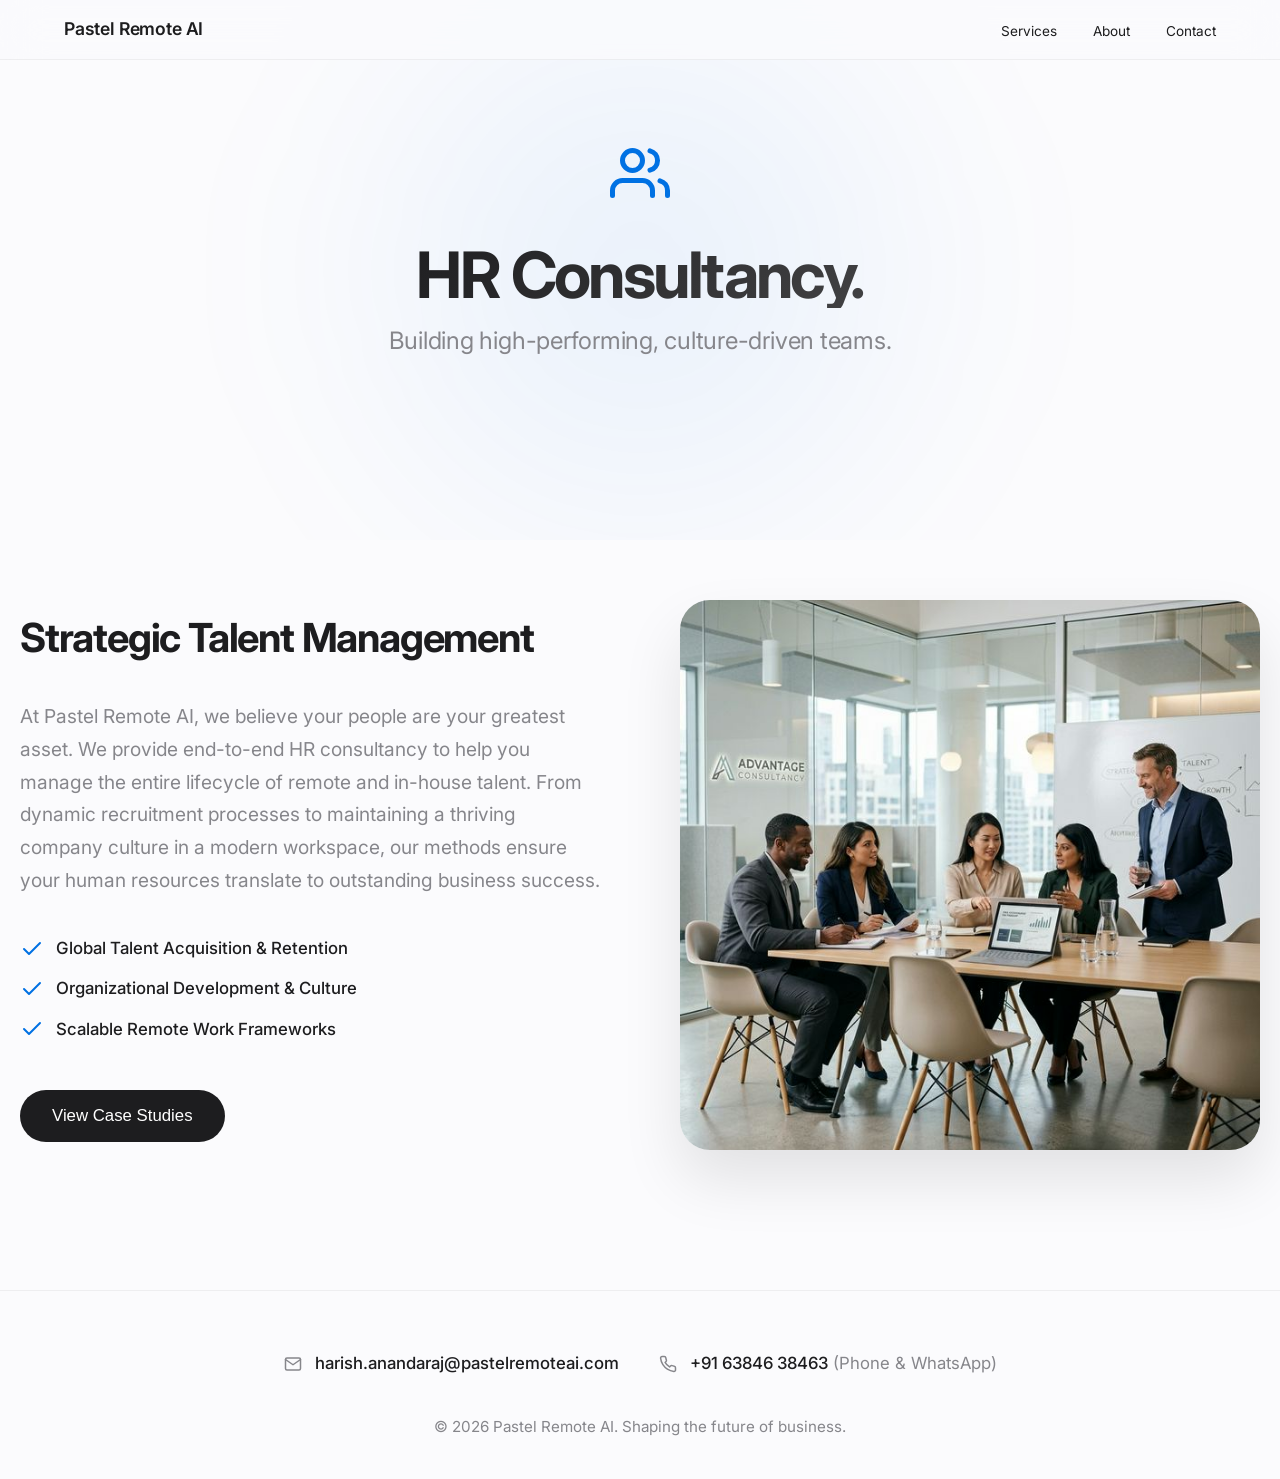
<file: hr-consultancy.html>
<!DOCTYPE html>
<html lang="en">
<head>
    <meta charset="UTF-8">
    <meta name="viewport" content="width=device-width, initial-scale=1.0">
    <title>HR Consultancy | Pastel Remote AI</title>
    <link rel="preconnect" href="https://fonts.googleapis.com">
    <link rel="preconnect" href="https://fonts.gstatic.com" crossorigin>
    <link href="https://fonts.googleapis.com/css2?family=Inter:wght@300;400;500;600;700&display=swap" rel="stylesheet">
    <link rel="stylesheet" href="style.css">
</head>
<body>
    <nav class="navbar">
        <div class="logo"><a href="index.html" style="text-decoration:none; color:inherit;">Pastel Remote AI</a></div>
        <div class="nav-toggle" id="nav-toggle">
            <span></span>
            <span></span>
            <span></span>
        </div>
        <div class="nav-links" id="nav-links">
            <a href="index.html#services">Services</a>
            <a href="index.html#about">About</a>
            <a href="index.html#contact">Contact</a>
        </div>
    </nav>

    <section class="hero" style="min-height: 60vh;">
        <div class="glow-blob"></div>
        <div class="hero-content">
            <div class="icon" style="color: var(--accent); margin-bottom: 2rem;">
                <svg width="60" height="60" viewBox="0 0 24 24" fill="none" stroke="currentColor" stroke-width="2" stroke-linecap="round" stroke-linejoin="round"><path d="M17 21v-2a4 4 0 0 0-4-4H5a4 4 0 0 0-4 4v2"></path><circle cx="9" cy="7" r="4"></circle><path d="M23 21v-2a4 4 0 0 0-3-3.87"></path><path d="M16 3.13a4 4 0 0 1 0 7.75"></path></svg>
            </div>
            <h1 class="hero-title" style="font-size: 4rem;">HR Consultancy.</h1>
            <p class="hero-subtitle">Building high-performing, culture-driven teams.</p>
        </div>
    </section>

    <section class="about" style="padding-top: 60px; padding-bottom: 140px;">
        <div class="section-container" style="display: flex; gap: 80px; flex-wrap: wrap;">
            <div class="about-content hidden-reveal" style="flex: 1; min-width: 300px;">
                <h2 class="section-title" style="text-align: left; margin-bottom: 2rem; font-size: 2.5rem;">Strategic Talent Management</h2>
                <p class="about-text">At Pastel Remote AI, we believe your people are your greatest asset. We provide end-to-end HR consultancy to help you manage the entire lifecycle of remote and in-house talent. From dynamic recruitment processes to maintaining a thriving company culture in a modern workspace, our methods ensure your human resources translate to outstanding business success.</p>
                
                <div class="about-features" style="margin-top: 2.5rem;">
                    <div class="feature-item">
                        <svg width="24" height="24" fill="none" stroke="var(--accent)" stroke-width="2" stroke-linecap="round" stroke-linejoin="round"><polyline points="20 6 9 17 4 12"></polyline></svg>
                        Global Talent Acquisition & Retention
                    </div>
                    <div class="feature-item">
                        <svg width="24" height="24" fill="none" stroke="var(--accent)" stroke-width="2" stroke-linecap="round" stroke-linejoin="round"><polyline points="20 6 9 17 4 12"></polyline></svg>
                        Organizational Development & Culture
                    </div>
                    <div class="feature-item">
                        <svg width="24" height="24" fill="none" stroke="var(--accent)" stroke-width="2" stroke-linecap="round" stroke-linejoin="round"><polyline points="20 6 9 17 4 12"></polyline></svg>
                        Scalable Remote Work Frameworks
                    </div>
                </div>
                
                <button class="cta-button trigger-modal" data-target="#hr-case-modal" style="margin-top: 3rem;">View Case Studies</button>
            </div>
            <div class="about-image hidden-reveal" style="background-image: url('hr_image.png'); flex: 1; min-width: 300px;"></div>
        </div>
    </section>

    <div class="modal-overlay" id="hr-case-modal">
        <div class="modal-content">
            <button class="modal-close">&times;</button>
            <h2 class="modal-title">HR Case Studies</h2>
            <div class="case-study-item">
                <h3>Cross-Industry Talent Acquisition Solutions</h3>
                <p><strong>The Ecosystem:</strong> Medical Institutions, Travel & Tour Companies, and IT Corporations.</p>
                <p><strong>The Challenge:</strong> Severe, persistent human shortage problems across wildly diverse industries, directly hindering their capacity to scale and meet daily operational benchmarks.</p>
                <p><strong>The Solution:</strong> Deployed highly intelligent recruitment funnels and rigorous candidate vetting systems specifically tailored to the unique cultural and technical demands of the medical, travel, and tech sectors.</p>
                <p><strong>Result:</strong> Successfully bridged the talent gap, completely solving human shortage issues and enabling these massive companies to operate flawlessly at peak capacity.</p>
            </div>
        </div>
    </div>

    <footer>
        <div class="footer-content">
            <div class="footer-contact">
                <p><svg width="18" height="18" viewBox="0 0 24 24" fill="none" stroke="currentColor" stroke-width="2" stroke-linecap="round" stroke-linejoin="round" style="vertical-align: middle; margin-right: 8px;"><path d="M4 4h16c1.1 0 2 .9 2 2v12c0 1.1-.9 2-2 2H4c-1.1 0-2-.9-2-2V6c0-1.1.9-2 2-2z"></path><polyline points="22,6 12,13 2,6"></polyline></svg> <a href="mailto:harish.anandaraj@pastelremoteai.com">harish.anandaraj@pastelremoteai.com</a></p>
                <p><svg width="18" height="18" viewBox="0 0 24 24" fill="none" stroke="currentColor" stroke-width="2" stroke-linecap="round" stroke-linejoin="round" style="vertical-align: middle; margin-right: 8px;"><path d="M22 16.92v3a2 2 0 0 1-2.18 2 19.79 19.79 0 0 1-8.63-3.07 19.5 19.5 0 0 1-6-6 19.79 19.79 0 0 1-3.07-8.67A2 2 0 0 1 4.11 2h3a2 2 0 0 1 2 1.72 12.84 12.84 0 0 0 .7 2.81 2 2 0 0 1-.45 2.11L8.09 9.91a16 16 0 0 0 6 6l1.27-1.27a2 2 0 0 1 2.11-.45 12.84 12.84 0 0 0 2.81.7A2 2 0 0 1 22 16.92z"></path></svg> <a href="tel:+916384638463">+91 63846 38463</a> (Phone & WhatsApp)</p>
            </div>
            <p class="copyright">&copy; 2026 Pastel Remote AI. Shaping the future of business.</p>
        </div>
    </footer>
    <script src="script.js"></script>
</body>
</html>
</file>
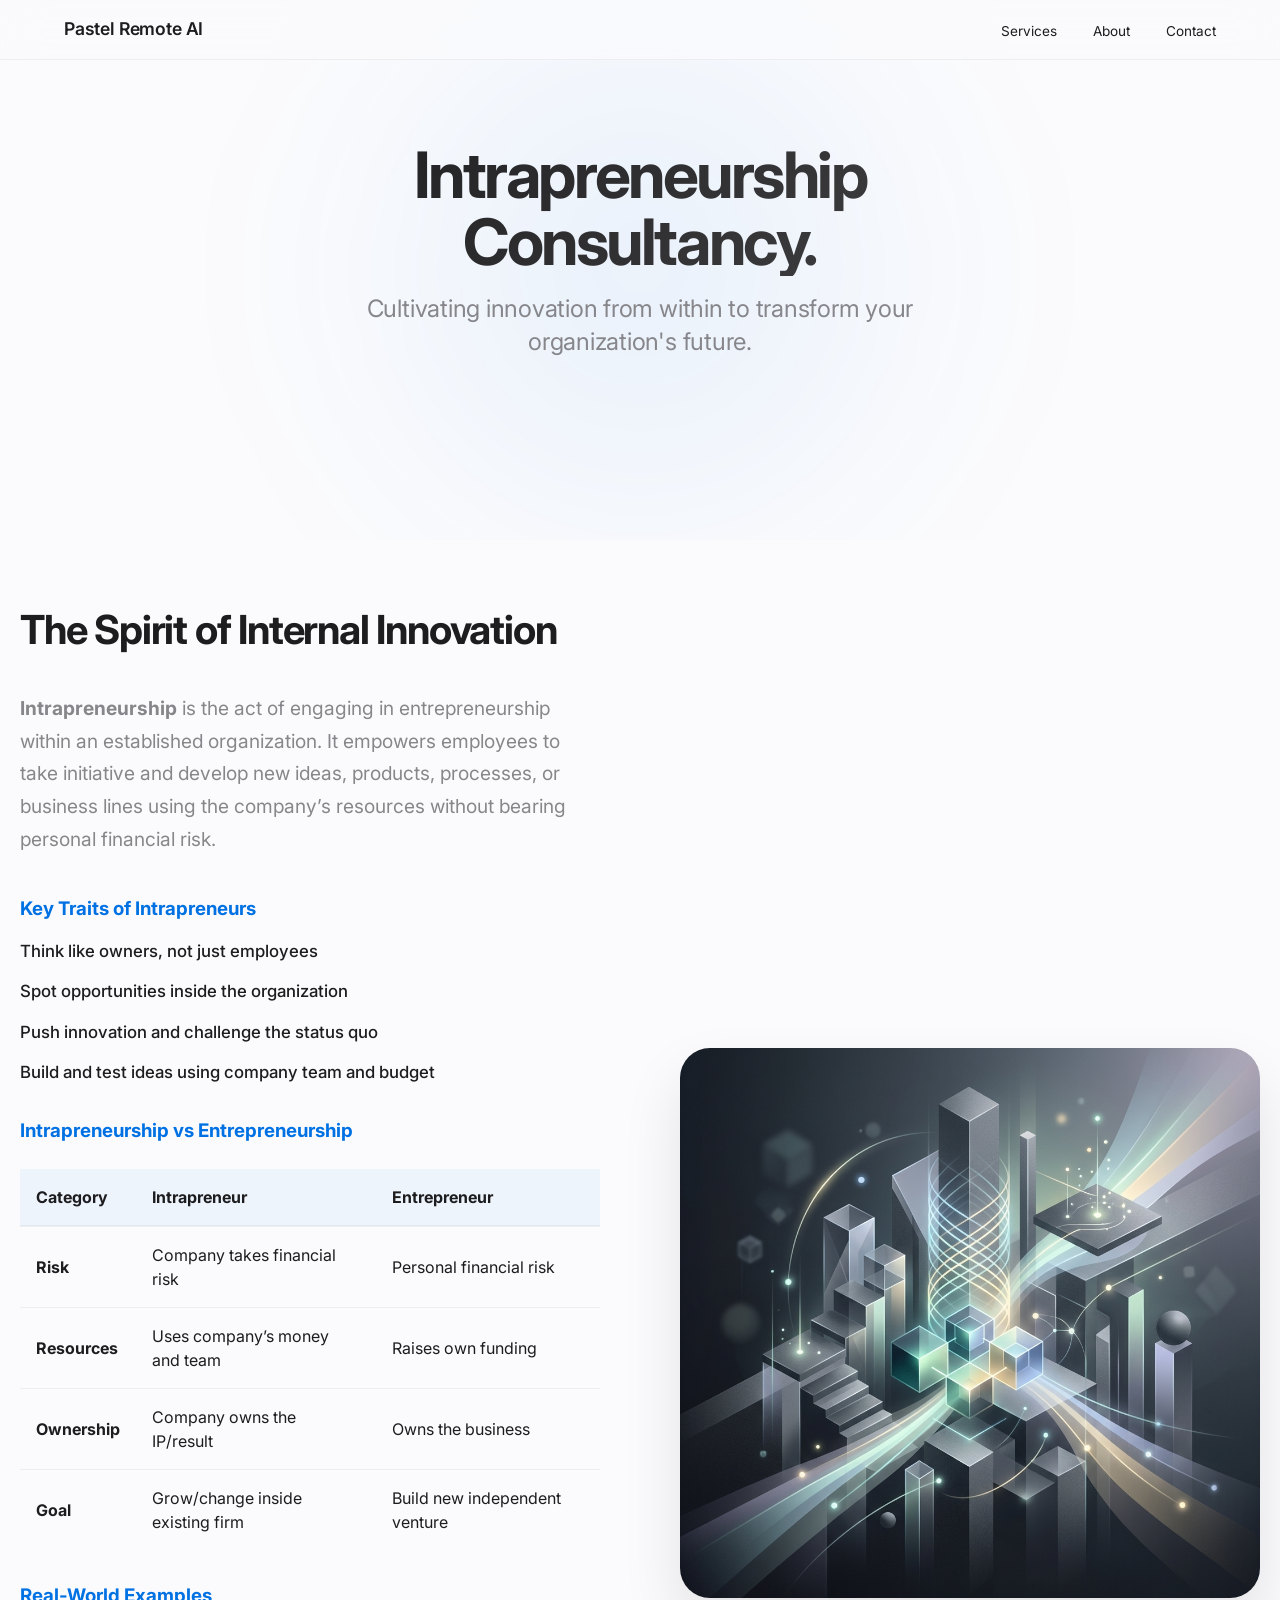
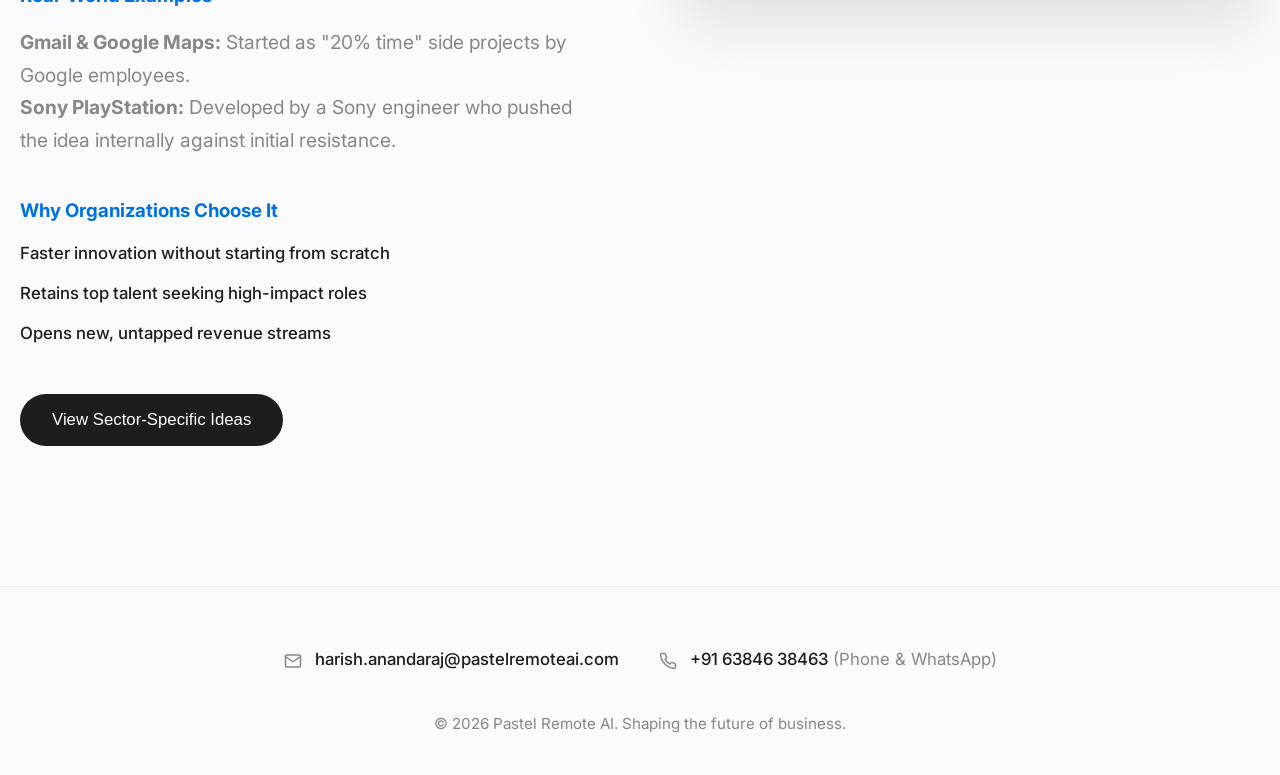
<file: intrapreneurship-consultancy.html>
<!DOCTYPE html>
<html lang="en">
<head>
    <meta charset="UTF-8">
    <meta name="viewport" content="width=device-width, initial-scale=1.0">
    <title>Intrapreneurship Consultancy | Pastel Remote AI</title>
    <link rel="preconnect" href="https://fonts.googleapis.com">
    <link rel="preconnect" href="https://fonts.gstatic.com" crossorigin>
    <link href="https://fonts.googleapis.com/css2?family=Inter:wght@300;400;500;600;700&display=swap" rel="stylesheet">
    <link rel="stylesheet" href="style.css">
</head>
<body>
    <nav class="navbar">
        <div class="logo"><a href="index.html" style="text-decoration:none; color:inherit;">Pastel Remote AI</a></div>
        <div class="nav-toggle" id="nav-toggle">
            <span></span>
            <span></span>
            <span></span>
        </div>
        <div class="nav-links" id="nav-links">
            <a href="index.html#services">Services</a>
            <a href="index.html#about">About</a>
            <a href="index.html#contact">Contact</a>
        </div>
    </nav>

    <section class="hero" style="min-height: 60vh;">
        <div class="glow-blob"></div>
        <div class="hero-content">
            <h1 class="hero-title" style="font-size: 4rem;">Intrapreneurship Consultancy.</h1>
            <p class="hero-subtitle">Cultivating innovation from within to transform your organization's future.</p>
        </div>
    </section>

    <section class="about" style="padding-top: 60px; padding-bottom: 140px;">
        <div class="section-container" style="display: flex; gap: 80px; flex-wrap: wrap;">
            <div class="about-content hidden-reveal" style="flex: 1; min-width: 300px;">
                <h2 class="section-title" style="text-align: left; margin-bottom: 2rem; font-size: 2.5rem;">The Spirit of Internal Innovation</h2>
                <p class="about-text"><strong>Intrapreneurship</strong> is the act of engaging in entrepreneurship within an established organization. It empowers employees to take initiative and develop new ideas, products, processes, or business lines using the company’s resources without bearing personal financial risk.</p>
                
                <h3 style="color: var(--accent); margin-top: 2rem; margin-bottom: 1rem;">Key Traits of Intrapreneurs</h3>
                <div class="about-features" style="margin-top: 1rem;">
                    <div class="feature-item">Think like owners, not just employees</div>
                    <div class="feature-item">Spot opportunities inside the organization</div>
                    <div class="feature-item">Push innovation and challenge the status quo</div>
                    <div class="feature-item">Build and test ideas using company team and budget</div>
                </div>

                <h3 style="color: var(--accent); margin-top: 2rem; margin-bottom: 1rem;">Intrapreneurship vs Entrepreneurship</h3>
                <div style="overflow-x: auto; margin: 1.5rem 0;">
                    <table style="width: 100%; border-collapse: collapse; color: var(--text-main);">
                        <thead>
                            <tr style="border-bottom: 2px solid var(--border-color);">
                                <th style="padding: 1rem; text-align: left; background: rgba(0, 113, 227, 0.05);">Category</th>
                                <th style="padding: 1rem; text-align: left; background: rgba(0, 113, 227, 0.05);">Intrapreneur</th>
                                <th style="padding: 1rem; text-align: left; background: rgba(0, 113, 227, 0.05);">Entrepreneur</th>
                            </tr>
                        </thead>
                        <tbody>
                            <tr style="border-bottom: 1px solid var(--border-color);">
                                <td style="padding: 1rem;"><strong>Risk</strong></td>
                                <td style="padding: 1rem;">Company takes financial risk</td>
                                <td style="padding: 1rem;">Personal financial risk</td>
                            </tr>
                            <tr style="border-bottom: 1px solid var(--border-color);">
                                <td style="padding: 1rem;"><strong>Resources</strong></td>
                                <td style="padding: 1rem;">Uses company’s money and team</td>
                                <td style="padding: 1rem;">Raises own funding</td>
                            </tr>
                            <tr style="border-bottom: 1px solid var(--border-color);">
                                <td style="padding: 1rem;"><strong>Ownership</strong></td>
                                <td style="padding: 1rem;">Company owns the IP/result</td>
                                <td style="padding: 1rem;">Owns the business</td>
                            </tr>
                            <tr>
                                <td style="padding: 1rem;"><strong>Goal</strong></td>
                                <td style="padding: 1rem;">Grow/change inside existing firm</td>
                                <td style="padding: 1rem;">Build new independent venture</td>
                            </tr>
                        </tbody>
                    </table>
                </div>

                <h3 style="color: var(--accent); margin-top: 2rem; margin-bottom: 1rem;">Real-World Examples</h3>
                <p class="about-text"><strong>Gmail & Google Maps:</strong> Started as "20% time" side projects by Google employees.<br>
                <strong>Sony PlayStation:</strong> Developed by a Sony engineer who pushed the idea internally against initial resistance.</p>

                <h3 style="color: var(--accent); margin-top: 2rem; margin-bottom: 1rem;">Why Organizations Choose It</h3>
                <div class="about-features" style="margin-top: 1rem;">
                    <div class="feature-item">Faster innovation without starting from scratch</div>
                    <div class="feature-item">Retains top talent seeking high-impact roles</div>
                    <div class="feature-item">Opens new, untapped revenue streams</div>
                </div>
                
                <button class="cta-button trigger-modal" data-target="#intrapreneur-modal" style="margin-top: 3rem;">View Sector-Specific Ideas</button>
            </div>
            <div class="about-image hidden-reveal" style="background-image: url('intrapreneurship_image.png'); flex: 1; min-width: 300px;"></div>
        </div>
    </section>

    <!-- Modal -->
    <div class="modal-overlay" id="intrapreneur-modal">
        <div class="modal-content">
            <button class="modal-close">&times;</button>
            <h2 class="modal-title">Encouraging Intrapreneurship</h2>
            <div class="case-study-item">
                <h3 style="color: var(--accent);">Schools and Colleges</h3>
                <p><strong>Innovative Learning Models:</strong> Develop new teaching methods or curricula to improve student engagement.</p>
                <p><strong>EdTech Integration:</strong> Implement technology solutions to enhance learning experiences.</p>
                <p><strong>Student Entrepreneurship:</strong> Encourage students to develop entrepreneurial skills and ideas.</p>
                
                <h3 style="color: var(--accent); margin-top: 1.5rem;">Hospitals</h3>
                <p><strong>Patient Experience:</strong> Improve patient satisfaction and outcomes through innovative services.</p>
                <p><strong>Healthcare Technology:</strong> Implement digital health solutions like telemedicine or patient portals.</p>
                <p><strong>Operational Efficiency:</strong> Streamline processes and reduce costs through innovative management practices.</p>
            </div>
        </div>
    </div>

    <footer>
        <div class="footer-content">
            <div class="footer-contact">
                <p><svg width="18" height="18" viewBox="0 0 24 24" fill="none" stroke="currentColor" stroke-width="2" stroke-linecap="round" stroke-linejoin="round" style="vertical-align: middle; margin-right: 8px;"><path d="M4 4h16c1.1 0 2 .9 2 2v12c0 1.1-.9 2-2 2H4c-1.1 0-2-.9-2-2V6c0-1.1.9-2 2-2z"></path><polyline points="22,6 12,13 2,6"></polyline></svg> <a href="mailto:harish.anandaraj@pastelremoteai.com">harish.anandaraj@pastelremoteai.com</a></p>
                <p><svg width="18" height="18" viewBox="0 0 24 24" fill="none" stroke="currentColor" stroke-width="2" stroke-linecap="round" stroke-linejoin="round" style="vertical-align: middle; margin-right: 8px;"><path d="M22 16.92v3a2 2 0 0 1-2.18 2 19.79 19.79 0 0 1-8.63-3.07 19.5 19.5 0 0 1-6-6 19.79 19.79 0 0 1-3.07-8.67A2 2 0 0 1 4.11 2h3a2 2 0 0 1 2 1.72 12.84 12.84 0 0 0 .7 2.81 2 2 0 0 1-.45 2.11L8.09 9.91a16 16 0 0 0 6 6l1.27-1.27a2 2 0 0 1 2.11-.45 12.84 12.84 0 0 0 2.81.7A2 2 0 0 1 22 16.92z"></path></svg> <a href="tel:+916384638463">+91 63846 38463</a> (Phone & WhatsApp)</p>
            </div>
            <p class="copyright">&copy; 2026 Pastel Remote AI. Shaping the future of business.</p>
        </div>
    </footer>
    <script src="script.js"></script>
</body>
</html>
</file>
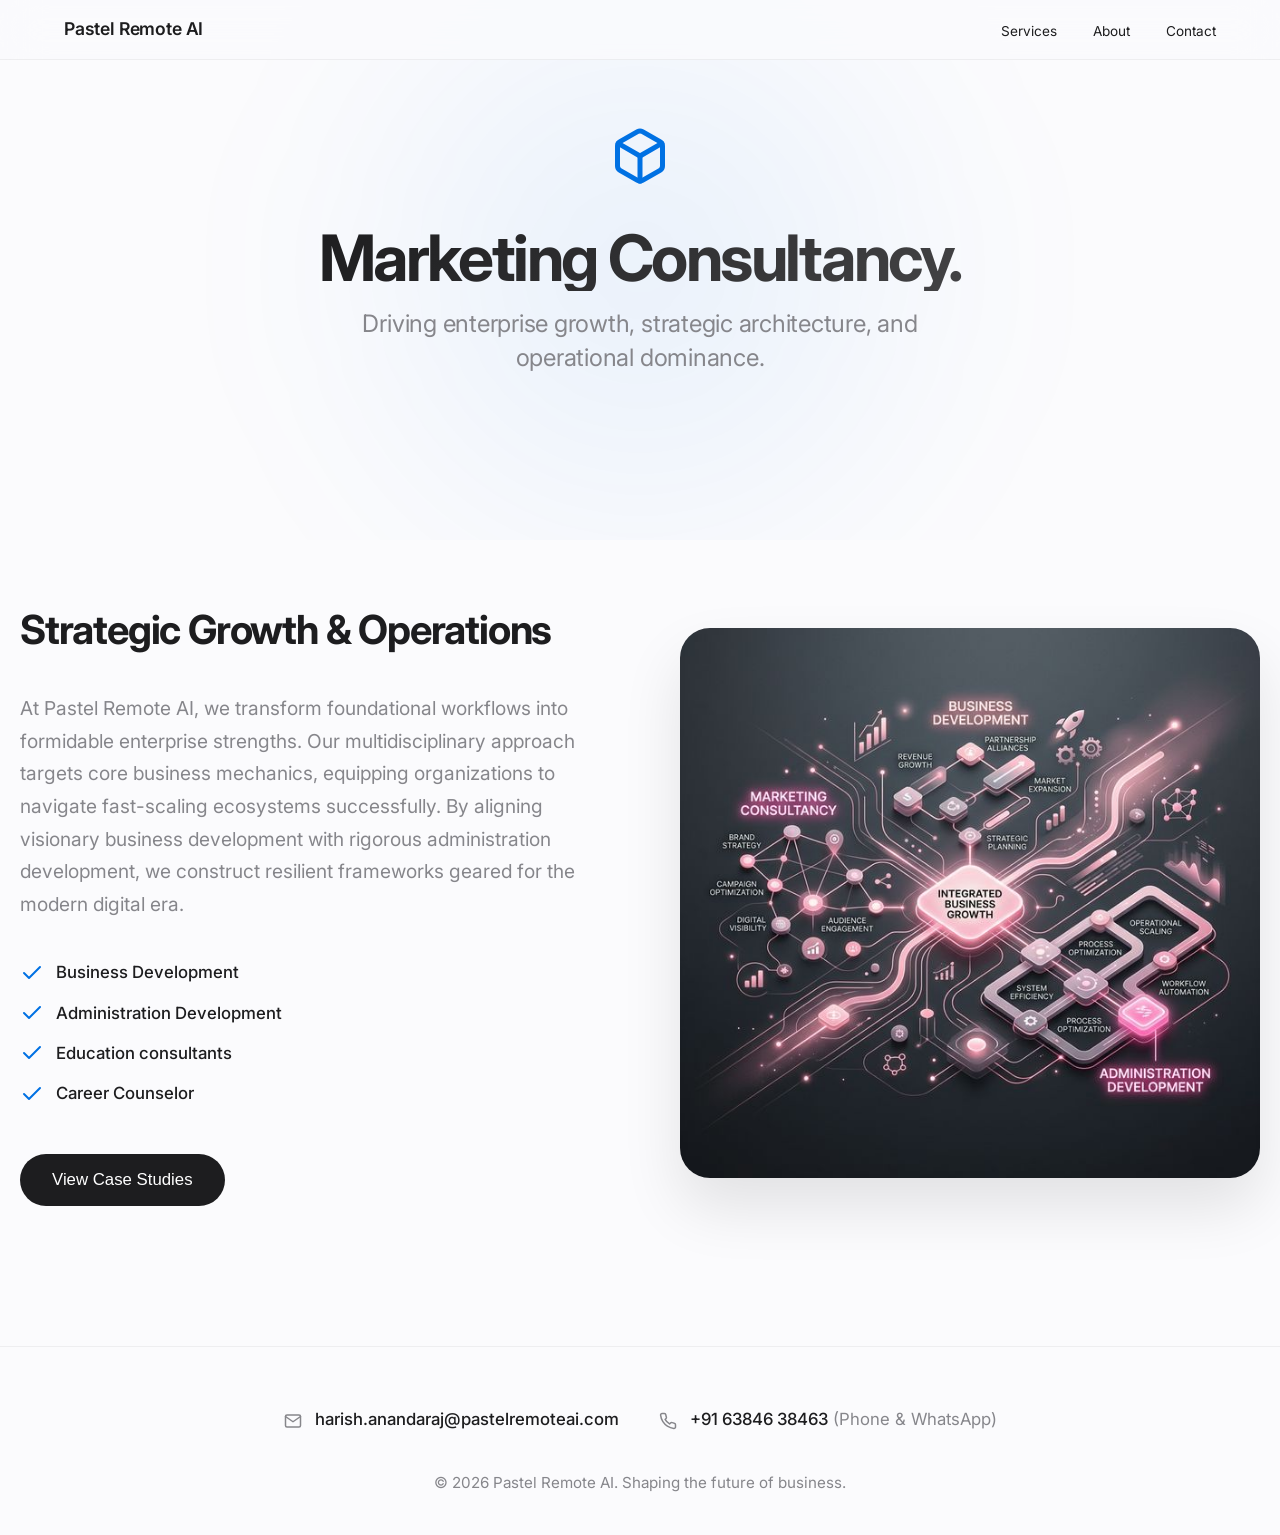
<file: marketing-consultancy.html>
<!DOCTYPE html>
<html lang="en">
<head>
    <meta charset="UTF-8">
    <meta name="viewport" content="width=device-width, initial-scale=1.0">
    <title>Marketing Consultancy | Pastel Remote AI</title>
    <link rel="preconnect" href="https://fonts.googleapis.com">
    <link rel="preconnect" href="https://fonts.gstatic.com" crossorigin>
    <link href="https://fonts.googleapis.com/css2?family=Inter:wght@300;400;500;600;700&display=swap" rel="stylesheet">
    <link rel="stylesheet" href="style.css">
</head>
<body>
    <nav class="navbar">
        <div class="logo"><a href="index.html" style="text-decoration:none; color:inherit;">Pastel Remote AI</a></div>
        <div class="nav-toggle" id="nav-toggle">
            <span></span>
            <span></span>
            <span></span>
        </div>
        <div class="nav-links" id="nav-links">
            <a href="index.html#services">Services</a>
            <a href="index.html#about">About</a>
            <a href="index.html#contact">Contact</a>
        </div>
    </nav>

    <section class="hero" style="min-height: 60vh;">
        <div class="glow-blob"></div>
        <div class="hero-content">
            <div class="icon" style="color: var(--accent); margin-bottom: 2rem;">
                <svg width="60" height="60" viewBox="0 0 24 24" fill="none" stroke="currentColor" stroke-width="2" stroke-linecap="round" stroke-linejoin="round"><path d="M21 16V8a2 2 0 0 0-1-1.73l-7-4a2 2 0 0 0-2 0l-7 4A2 2 0 0 0 3 8v8a2 2 0 0 0 1 1.73l7 4a2 2 0 0 0 2 0l7-4A2 2 0 0 0 21 16z"></path><polyline points="3.27 6.96 12 12.01 20.73 6.96"></polyline><line x1="12" y1="22.08" x2="12" y2="12"></line></svg>
            </div>
            <h1 class="hero-title" style="font-size: 4rem;">Marketing Consultancy.</h1>
            <p class="hero-subtitle">Driving enterprise growth, strategic architecture, and operational dominance.</p>
        </div>
    </section>

    <section class="about" style="padding-top: 60px; padding-bottom: 140px;">
        <div class="section-container" style="display: flex; gap: 80px; flex-wrap: wrap;">
            <div class="about-content hidden-reveal" style="flex: 1; min-width: 300px;">
                <h2 class="section-title" style="text-align: left; margin-bottom: 2rem; font-size: 2.5rem;">Strategic Growth & Operations</h2>
                <p class="about-text">At Pastel Remote AI, we transform foundational workflows into formidable enterprise strengths. Our multidisciplinary approach targets core business mechanics, equipping organizations to navigate fast-scaling ecosystems successfully. By aligning visionary business development with rigorous administration development, we construct resilient frameworks geared for the modern digital era.</p>
                
                <div class="about-features" style="margin-top: 2.5rem;">
                    <div class="feature-item">
                        <svg width="24" height="24" fill="none" stroke="var(--accent)" stroke-width="2" stroke-linecap="round" stroke-linejoin="round"><polyline points="20 6 9 17 4 12"></polyline></svg>
                        Business Development
                    </div>
                    <div class="feature-item">
                        <svg width="24" height="24" fill="none" stroke="var(--accent)" stroke-width="2" stroke-linecap="round" stroke-linejoin="round"><polyline points="20 6 9 17 4 12"></polyline></svg>
                        Administration Development
                    </div>
                       <div class="feature-item">
                        <svg width="24" height="24" fill="none" stroke="var(--accent)" stroke-width="2" stroke-linecap="round" stroke-linejoin="round"><polyline points="20 6 9 17 4 12"></polyline></svg>
                        Education consultants
                    </div>
                       <div class="feature-item">
                        <svg width="24" height="24" fill="none" stroke="var(--accent)" stroke-width="2" stroke-linecap="round" stroke-linejoin="round"><polyline points="20 6 9 17 4 12"></polyline></svg>
                        Career Counselor
                    </div>
                </div>
                
                <button class="cta-button trigger-modal" data-target="#marketing-case-modal" style="margin-top: 3rem;">View Case Studies</button>
            </div>
            <div class="about-image hidden-reveal" style="background-image: url('marketing_image.png'); flex: 1; min-width: 300px;"></div>
        </div>
    </section>

    <!-- Modal -->
    <div class="modal-overlay" id="marketing-case-modal">
        <div class="modal-content">
            <button class="modal-close">&times;</button>
            <h2 class="modal-title">Consultancy Cases</h2>
            <div class="case-study-item">
                <h3>Enterprise Process Optimization</h3>
                <p><strong>The Challenge:</strong> A mid-sized organization struggled to align its aggressive sales goals with underlying operational capabilities, leading to administrative bottlenecks.</p>
                <p><strong>The Solution:</strong> Restructured completely through synchronized business development frameworks and robust administration development practices to harmonize inter-departmental synergies.</p>
                <p><strong>Result:</strong> Achieved a 35% increase in operational efficiency, facilitating exponential portfolio expansion with zero administrative lag.</p>
            </div>
        </div>
    </div>

    <footer>
        <div class="footer-content">
            <div class="footer-contact">
                <p><svg width="18" height="18" viewBox="0 0 24 24" fill="none" stroke="currentColor" stroke-width="2" stroke-linecap="round" stroke-linejoin="round" style="vertical-align: middle; margin-right: 8px;"><path d="M4 4h16c1.1 0 2 .9 2 2v12c0 1.1-.9 2-2 2H4c-1.1 0-2-.9-2-2V6c0-1.1.9-2 2-2z"></path><polyline points="22,6 12,13 2,6"></polyline></svg> <a href="mailto:harish.anandaraj@pastelremoteai.com">harish.anandaraj@pastelremoteai.com</a></p>
                <p><svg width="18" height="18" viewBox="0 0 24 24" fill="none" stroke="currentColor" stroke-width="2" stroke-linecap="round" stroke-linejoin="round" style="vertical-align: middle; margin-right: 8px;"><path d="M22 16.92v3a2 2 0 0 1-2.18 2 19.79 19.79 0 0 1-8.63-3.07 19.5 19.5 0 0 1-6-6 19.79 19.79 0 0 1-3.07-8.67A2 2 0 0 1 4.11 2h3a2 2 0 0 1 2 1.72 12.84 12.84 0 0 0 .7 2.81 2 2 0 0 1-.45 2.11L8.09 9.91a16 16 0 0 0 6 6l1.27-1.27a2 2 0 0 1 2.11-.45 12.84 12.84 0 0 0 2.81.7A2 2 0 0 1 22 16.92z"></path></svg> <a href="tel:+916384638463">+91 63846 38463</a> (Phone & WhatsApp)</p>
            </div>
            <p class="copyright">&copy; 2026 Pastel Remote AI. Shaping the future of business.</p>
        </div>
    </footer>
    <script src="script.js"></script>
</body>
</html>
</file>
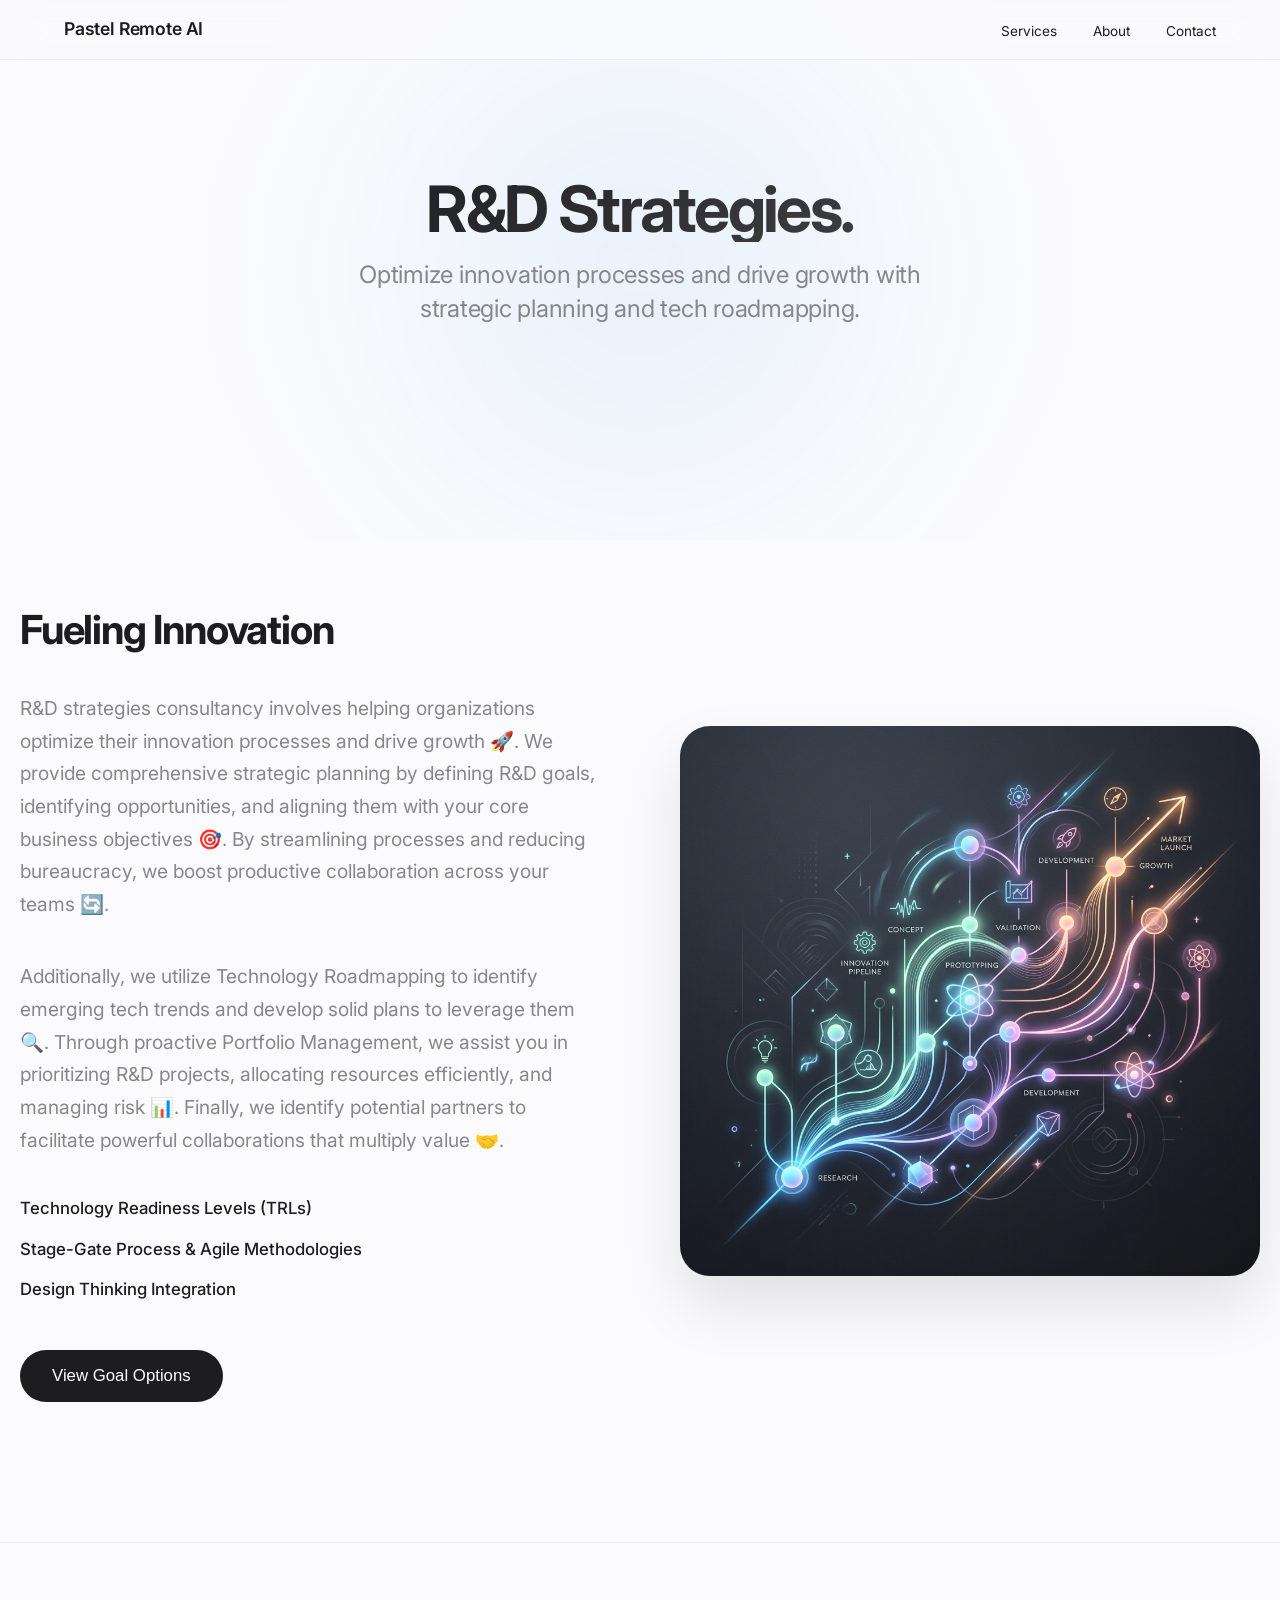
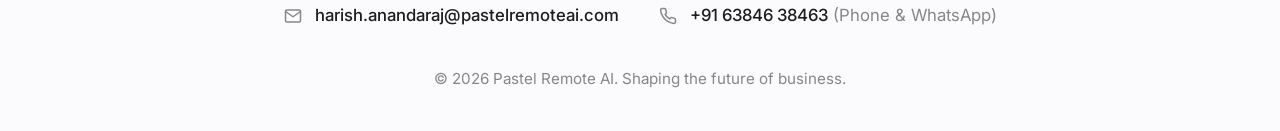
<file: r-and-d-consultancy.html>
<!DOCTYPE html>
<html lang="en">
<head>
    <meta charset="UTF-8">
    <meta name="viewport" content="width=device-width, initial-scale=1.0">
    <title>R&D Strategies Consultancy | Pastel Remote AI</title>
    <link rel="preconnect" href="https://fonts.googleapis.com">
    <link rel="preconnect" href="https://fonts.gstatic.com" crossorigin>
    <link href="https://fonts.googleapis.com/css2?family=Inter:wght@300;400;500;600;700&display=swap" rel="stylesheet">
    <link rel="stylesheet" href="style.css">
</head>
<body>
    <nav class="navbar">
        <div class="logo"><a href="index.html" style="text-decoration:none; color:inherit;">Pastel Remote AI</a></div>
        <div class="nav-toggle" id="nav-toggle">
            <span></span>
            <span></span>
            <span></span>
        </div>
        <div class="nav-links" id="nav-links">
            <a href="index.html#services">Services</a>
            <a href="index.html#about">About</a>
            <a href="index.html#contact">Contact</a>
        </div>
    </nav>

    <section class="hero" style="min-height: 60vh;">
        <div class="glow-blob"></div>
        <div class="hero-content">
            <h1 class="hero-title" style="font-size: 4rem;">R&D Strategies.</h1>
            <p class="hero-subtitle">Optimize innovation processes and drive growth with strategic planning and tech roadmapping.</p>
        </div>
    </section>

    <section class="about" style="padding-top: 60px; padding-bottom: 140px;">
        <div class="section-container" style="display: flex; gap: 80px; flex-wrap: wrap;">
            <div class="about-content hidden-reveal" style="flex: 1; min-width: 300px;">
                <h2 class="section-title" style="text-align: left; margin-bottom: 2rem; font-size: 2.5rem;">Fueling Innovation</h2>
                <p class="about-text">R&D strategies consultancy involves helping organizations optimize their innovation processes and drive growth 🚀. We provide comprehensive strategic planning by defining R&D goals, identifying opportunities, and aligning them with your core business objectives 🎯. By streamlining processes and reducing bureaucracy, we boost productive collaboration across your teams 🔄.</p>
                
                <p class="about-text" style="margin-top: 1rem;">Additionally, we utilize Technology Roadmapping to identify emerging tech trends and develop solid plans to leverage them 🔍. Through proactive Portfolio Management, we assist you in prioritizing R&D projects, allocating resources efficiently, and managing risk 📊. Finally, we identify potential partners to facilitate powerful collaborations that multiply value 🤝.</p>

                <div class="about-features" style="margin-top: 2.5rem;">
                    <div class="feature-item">
                        Technology Readiness Levels (TRLs)
                    </div>
                    <div class="feature-item">
                        Stage-Gate Process & Agile Methodologies
                    </div>
                    <div class="feature-item">
                        Design Thinking Integration
                    </div>
                </div>
                
                <button class="cta-button trigger-modal" data-target="#rd-case-modal" style="margin-top: 3rem;">View Goal Options</button>
            </div>
            <div class="about-image hidden-reveal" style="background-image: url('rd_image.png'); flex: 1; min-width: 300px;"></div>
        </div>
    </section>

    <!-- Modal -->
    <div class="modal-overlay" id="rd-case-modal">
        <div class="modal-content">
            <button class="modal-close">&times;</button>
            <h2 class="modal-title">Consultancy Goals</h2>
            <div class="case-study-item">
                <h3>What specific challenge are you facing? 😊</h3>
                <p><strong>Goal Alignment:</strong> Whether you are looking to revitalize legacy systems or explore frontier technologies, our R&D experts are here to align your ambitions with actionable methodologies.</p>
                <p><strong>Resource Allocation:</strong> Let us help streamline your innovation portfolio to make sure your investments are targeted appropriately to minimize risk and maximize returns.</p>
                <p><strong>Contact Us:</strong> Let's define the next big step for your organization's research and development division.</p>
            </div>
        </div>
    </div>

    <footer>
        <div class="footer-content">
            <div class="footer-contact">
                <p><svg width="18" height="18" viewBox="0 0 24 24" fill="none" stroke="currentColor" stroke-width="2" stroke-linecap="round" stroke-linejoin="round" style="vertical-align: middle; margin-right: 8px;"><path d="M4 4h16c1.1 0 2 .9 2 2v12c0 1.1-.9 2-2 2H4c-1.1 0-2-.9-2-2V6c0-1.1.9-2 2-2z"></path><polyline points="22,6 12,13 2,6"></polyline></svg> <a href="mailto:harish.anandaraj@pastelremoteai.com">harish.anandaraj@pastelremoteai.com</a></p>
                <p><svg width="18" height="18" viewBox="0 0 24 24" fill="none" stroke="currentColor" stroke-width="2" stroke-linecap="round" stroke-linejoin="round" style="vertical-align: middle; margin-right: 8px;"><path d="M22 16.92v3a2 2 0 0 1-2.18 2 19.79 19.79 0 0 1-8.63-3.07 19.5 19.5 0 0 1-6-6 19.79 19.79 0 0 1-3.07-8.67A2 2 0 0 1 4.11 2h3a2 2 0 0 1 2 1.72 12.84 12.84 0 0 0 .7 2.81 2 2 0 0 1-.45 2.11L8.09 9.91a16 16 0 0 0 6 6l1.27-1.27a2 2 0 0 1 2.11-.45 12.84 12.84 0 0 0 2.81.7A2 2 0 0 1 22 16.92z"></path></svg> <a href="tel:+916384638463">+91 63846 38463</a> (Phone & WhatsApp)</p>
            </div>
            <p class="copyright">&copy; 2026 Pastel Remote AI. Shaping the future of business.</p>
        </div>
    </footer>
    <script src="script.js"></script>
</body>
</html>
</file>
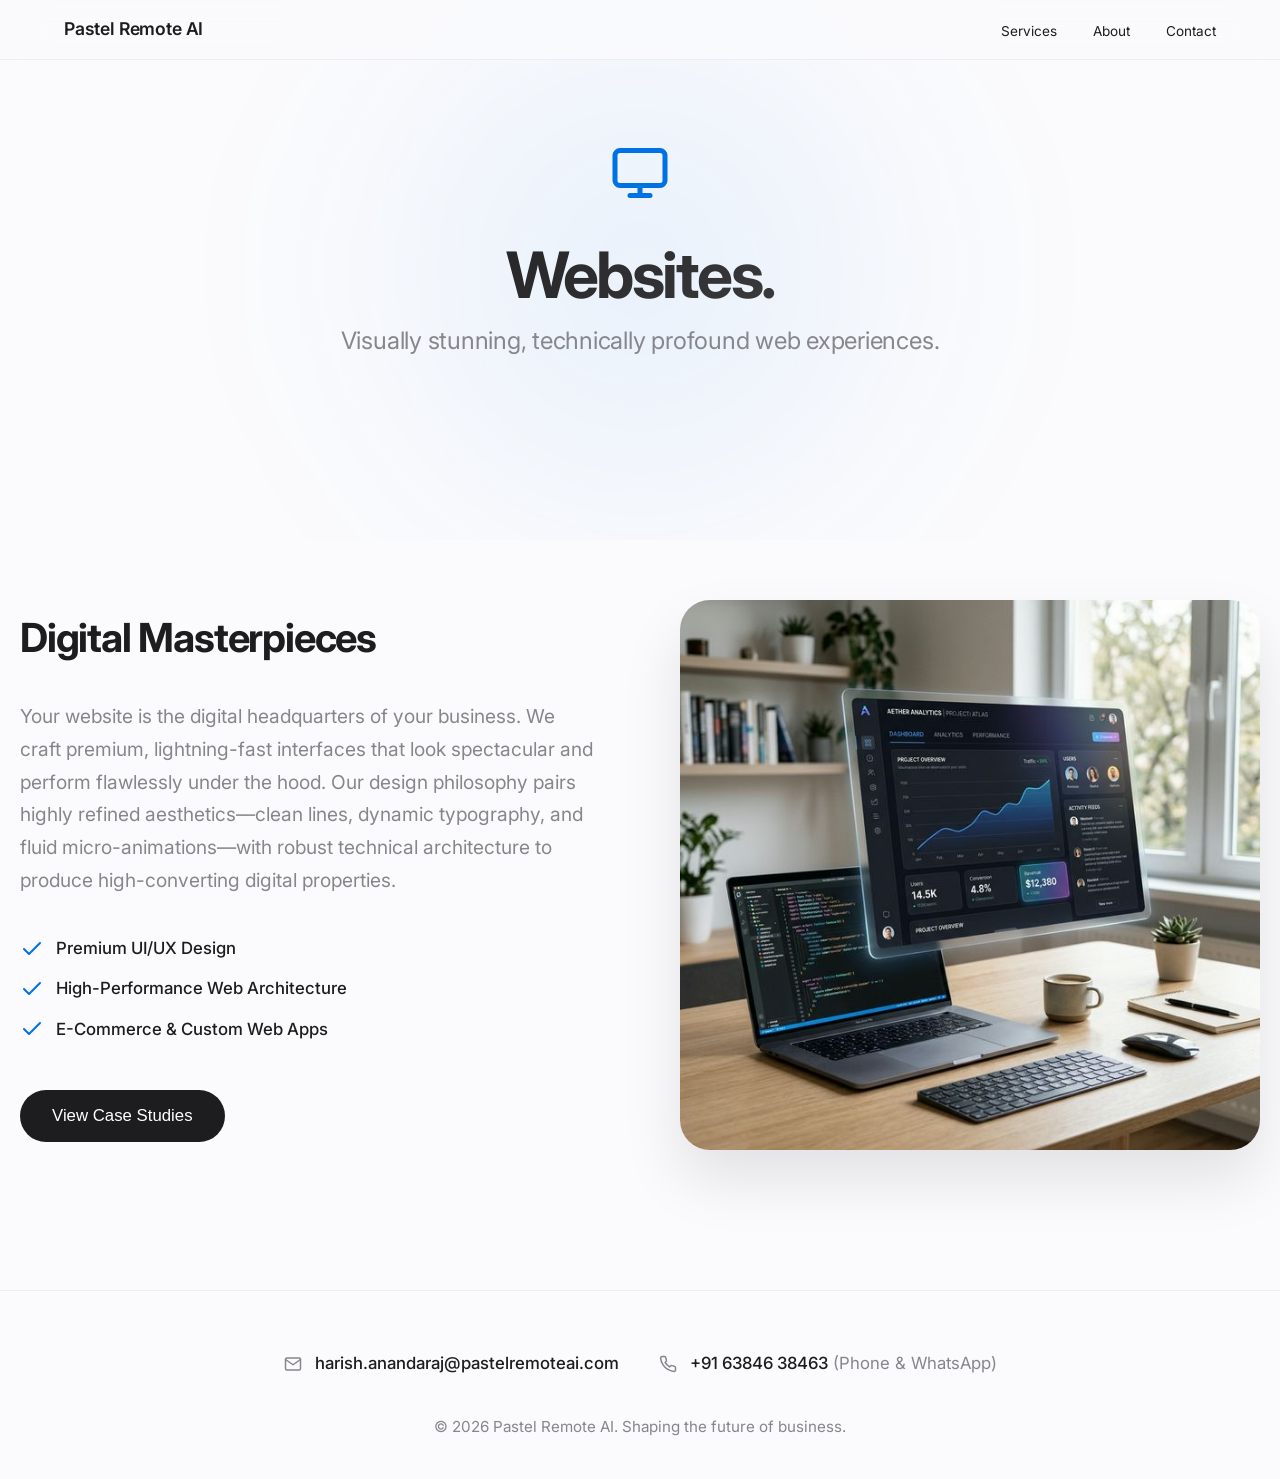
<file: websites.html>
<!DOCTYPE html>
<html lang="en">
<head>
    <meta charset="UTF-8">
    <meta name="viewport" content="width=device-width, initial-scale=1.0">
    <title>Websites | Pastel Remote AI</title>
    <link rel="preconnect" href="https://fonts.googleapis.com">
    <link rel="preconnect" href="https://fonts.gstatic.com" crossorigin>
    <link href="https://fonts.googleapis.com/css2?family=Inter:wght@300;400;500;600;700&display=swap" rel="stylesheet">
    <link rel="stylesheet" href="style.css">
</head>
<body>
    <nav class="navbar">
        <div class="logo"><a href="index.html" style="text-decoration:none; color:inherit;">Pastel Remote AI</a></div>
        <div class="nav-toggle" id="nav-toggle">
            <span></span>
            <span></span>
            <span></span>
        </div>
        <div class="nav-links" id="nav-links">
            <a href="index.html#services">Services</a>
            <a href="index.html#about">About</a>
            <a href="index.html#contact">Contact</a>
        </div>
    </nav>

    <section class="hero" style="min-height: 60vh;">
        <div class="glow-blob"></div>
        <div class="hero-content">
            <div class="icon" style="color: var(--accent); margin-bottom: 2rem;">
                <svg width="60" height="60" viewBox="0 0 24 24" fill="none" stroke="currentColor" stroke-width="2" stroke-linecap="round" stroke-linejoin="round"><rect x="2" y="3" width="20" height="14" rx="2" ry="2"></rect><line x1="8" y1="21" x2="16" y2="21"></line><line x1="12" y1="17" x2="12" y2="21"></line></svg>
            </div>
            <h1 class="hero-title" style="font-size: 4rem;">Websites.</h1>
            <p class="hero-subtitle">Visually stunning, technically profound web experiences.</p>
        </div>
    </section>

    <section class="about" style="padding-top: 60px; padding-bottom: 140px;">
        <div class="section-container" style="display: flex; gap: 80px; flex-wrap: wrap;">
            <div class="about-content hidden-reveal" style="flex: 1; min-width: 300px;">
                <h2 class="section-title" style="text-align: left; margin-bottom: 2rem; font-size: 2.5rem;">Digital Masterpieces</h2>
                <p class="about-text">Your website is the digital headquarters of your business. We craft premium, lightning-fast interfaces that look spectacular and perform flawlessly under the hood. Our design philosophy pairs highly refined aesthetics—clean lines, dynamic typography, and fluid micro-animations—with robust technical architecture to produce high-converting digital properties.</p>
                
                <div class="about-features" style="margin-top: 2.5rem;">
                    <div class="feature-item">
                        <svg width="24" height="24" fill="none" stroke="var(--accent)" stroke-width="2" stroke-linecap="round" stroke-linejoin="round"><polyline points="20 6 9 17 4 12"></polyline></svg>
                        Premium UI/UX Design
                    </div>
                    <div class="feature-item">
                        <svg width="24" height="24" fill="none" stroke="var(--accent)" stroke-width="2" stroke-linecap="round" stroke-linejoin="round"><polyline points="20 6 9 17 4 12"></polyline></svg>
                        High-Performance Web Architecture
                    </div>
                    <div class="feature-item">
                        <svg width="24" height="24" fill="none" stroke="var(--accent)" stroke-width="2" stroke-linecap="round" stroke-linejoin="round"><polyline points="20 6 9 17 4 12"></polyline></svg>
                        E-Commerce & Custom Web Apps
                    </div>
                </div>
                
                <button class="cta-button trigger-modal" data-target="#web-case-modal" style="margin-top: 3rem;">View Case Studies</button>
            </div>
            <div class="about-image hidden-reveal" style="background-image: url('web_image.png'); flex: 1; min-width: 300px;"></div>
        </div>
    </section>

    <div class="modal-overlay" id="web-case-modal">
        <div class="modal-content">
            <button class="modal-close">&times;</button>
            <h2 class="modal-title">Website Portfolio</h2>
            <div class="case-study-item">
                <h3>Premium Matrimony Platforms</h3>
                <p><strong>The Challenge:</strong> Outdated interfaces and slow load times leading to poor user retention and low membership conversions.</p>
                <p><strong>The Solution:</strong> We architected and designed stunning, highly secure matrimony platforms with seamless user profiles, advanced matchmaking algorithms, and frictionless payment gateways.</p>
                <p><strong>Result:</strong> Drastically increased premium membership sales and elevated the overall brand trust.</p>
            </div>
            <div class="case-study-item">
                <h3>Travel & Tour Company Portals</h3>
                <p><strong>The Challenge:</strong> Complex booking structures resulting in high cart abandonment and lost revenue.</p>
                <p><strong>The Solution:</strong> Constructed beautiful, visually immersive tour company websites highlighting destinations with breathtaking imagery and deeply intuitive booking architectures.</p>
                <p><strong>Result:</strong> Delivered a massive boost in completed tour bookings and overall online sales.</p>
            </div>
        </div>
    </div>

    <footer>
        <div class="footer-content">
            <div class="footer-contact">
                <p><svg width="18" height="18" viewBox="0 0 24 24" fill="none" stroke="currentColor" stroke-width="2" stroke-linecap="round" stroke-linejoin="round" style="vertical-align: middle; margin-right: 8px;"><path d="M4 4h16c1.1 0 2 .9 2 2v12c0 1.1-.9 2-2 2H4c-1.1 0-2-.9-2-2V6c0-1.1.9-2 2-2z"></path><polyline points="22,6 12,13 2,6"></polyline></svg> <a href="mailto:harish.anandaraj@pastelremoteai.com">harish.anandaraj@pastelremoteai.com</a></p>
                <p><svg width="18" height="18" viewBox="0 0 24 24" fill="none" stroke="currentColor" stroke-width="2" stroke-linecap="round" stroke-linejoin="round" style="vertical-align: middle; margin-right: 8px;"><path d="M22 16.92v3a2 2 0 0 1-2.18 2 19.79 19.79 0 0 1-8.63-3.07 19.5 19.5 0 0 1-6-6 19.79 19.79 0 0 1-3.07-8.67A2 2 0 0 1 4.11 2h3a2 2 0 0 1 2 1.72 12.84 12.84 0 0 0 .7 2.81 2 2 0 0 1-.45 2.11L8.09 9.91a16 16 0 0 0 6 6l1.27-1.27a2 2 0 0 1 2.11-.45 12.84 12.84 0 0 0 2.81.7A2 2 0 0 1 22 16.92z"></path></svg> <a href="tel:+916384638463">+91 63846 38463</a> (Phone & WhatsApp)</p>
            </div>
            <p class="copyright">&copy; 2026 Pastel Remote AI. Shaping the future of business.</p>
        </div>
    </footer>
    <script src="script.js"></script>
</body>
</html>
</file>
<file: style.css>
:root {
    --bg-color: #fbfbfd;
    --text-main: #1d1d1f;
    --text-muted: #86868b;
    --accent: #0071e3;
    --card-bg: rgba(255, 255, 255, 0.7);
    --nav-bg: rgba(251, 251, 253, 0.8);
    --border-color: rgba(0, 0, 0, 0.05);
}

* {
    margin: 0;
    padding: 0;
    box-sizing: border-box;
}

html {
    scroll-behavior: smooth;
}

body {
    font-family: 'Inter', -apple-system, BlinkMacSystemFont, "Segoe UI", Roboto, Helvetica, Arial, sans-serif;
    background-color: var(--bg-color);
    color: var(--text-main);
    line-height: 1.5;
    -webkit-font-smoothing: antialiased;
    -moz-osx-font-smoothing: grayscale;
    overflow-x: hidden;
}

#magic-canvas {
    position: fixed;
    top: 0;
    left: 0;
    width: 100%;
    height: 100%;
    z-index: 0;
    pointer-events: none;
}

.bg-pattern {
    position: fixed;
    top: 0;
    left: 0;
    width: 100%;
    height: 100%;
    background-image: radial-gradient(rgba(0,0,0,0.07) 1.5px, transparent 1.5px);
    background-size: 30px 30px;
    background-position: 0 0;
    z-index: 1;
    pointer-events: none;
}

section, footer {
    position: relative;
    z-index: 10;
}

/* Animations */
@keyframes fadeUp {
    from {
        opacity: 0;
        transform: translateY(30px);
    }
    to {
        opacity: 1;
        transform: translateY(0);
    }
}

@keyframes blobMotion {
    0% { transform: translate(0, 0) scale(1); }
    33% { transform: translate(50px, -50px) scale(1.1); }
    66% { transform: translate(-30px, 30px) scale(0.9); }
    100% { transform: translate(0, 0) scale(1); }
}

/* Utility for Intersection Observer */
.hidden-reveal {
    opacity: 0;
    transform: translateY(30px);
    transition: opacity 0.8s cubic-bezier(0.16, 1, 0.3, 1), transform 0.8s cubic-bezier(0.16, 1, 0.3, 1);
}

.hidden-reveal.revealed {
    opacity: 1;
    transform: translateY(0);
}

/* Navigation */
.navbar {
    position: fixed;
    top: 0;
    width: 100%;
    height: 60px;
    background: var(--nav-bg);
    backdrop-filter: saturate(180%) blur(20px);
    -webkit-backdrop-filter: saturate(180%) blur(20px);
    display: flex;
    justify-content: space-between;
    align-items: center;
    padding: 0 5%;
    z-index: 1000;
    border-bottom: 1px solid var(--border-color);
}

.logo {
    font-weight: 600;
    font-size: 1.1rem;
    letter-spacing: -0.01em;
}

.nav-toggle {
    display: none;
    flex-direction: column;
    justify-content: space-between;
    width: 24px;
    height: 18px;
    cursor: pointer;
    z-index: 1001;
}

.nav-toggle span {
    display: block;
    height: 2px;
    width: 100%;
    background-color: var(--text-main);
    border-radius: 9px;
    transition: all 0.3s cubic-bezier(0.16, 1, 0.3, 1);
}

.nav-links a {
    text-decoration: none;
    color: var(--text-main);
    font-weight: 400;
    font-size: 0.85rem;
    margin-left: 2rem;
    transition: color 0.3s ease;
}

.nav-links a:hover {
    color: var(--accent);
}

/* Hero Section */
.hero {
    min-height: 100vh;
    display: flex;
    justify-content: center;
    align-items: center;
    text-align: center;
    position: relative;
    padding: 0 20px;
    overflow: hidden;
}

.hero-content {
    max-width: 800px;
    z-index: 2;
    animation: fadeUp 1s cubic-bezier(0.16, 1, 0.3, 1) forwards;
}

.hero-title {
    font-size: 5.5rem;
    font-weight: 700;
    letter-spacing: -0.04em;
    line-height: 1.05;
    margin-bottom: 1rem;
    background: linear-gradient(135deg, #1d1d1f 0%, #434345 100%);
    -webkit-background-clip: text;
    background-clip: text;
    -webkit-text-fill-color: transparent;
}

.hero-subtitle {
    font-size: 1.5rem;
    color: var(--text-muted);
    font-weight: 400;
    letter-spacing: -0.01em;
    margin-bottom: 2.5rem;
    max-width: 650px;
    margin-left: auto;
    margin-right: auto;
    line-height: 1.4;
}

.cta-button {
    display: inline-block;
    background-color: var(--text-main);
    color: white;
    padding: 16px 32px;
    border-radius: 980px;
    text-decoration: none;
    font-size: 1.05rem;
    font-weight: 500;
    transition: all 0.3s ease;
    border: none;
    cursor: pointer;
}

.cta-button:hover {
    background-color: #333336;
    transform: scale(1.02);
}

.glow-blob {
    position: absolute;
    width: 60vw;
    height: 60vw;
    max-width: 800px;
    max-height: 800px;
    background: radial-gradient(circle, rgba(0, 113, 227, 0.08) 0%, rgba(255, 255, 255, 0) 70%);
    border-radius: 50%;
    z-index: 1;
    filter: blur(80px);
    animation: blobMotion 20s infinite alternate ease-in-out;
    pointer-events: none;
}

/* Sections General */
.section-container {
    max-width: 1400px;
    margin: 0 auto;
    width: 100%;
}

.section-title {
    font-size: 3.5rem;
    font-weight: 700;
    text-align: center;
    letter-spacing: -0.03em;
    margin-bottom: 4rem;
}

/* Services */
.services {
    padding: 140px 20px;
    background-color: transparent;
}

.services-grid {
    display: grid;
    grid-template-columns: repeat(3, 1fr);
    gap: 30px;
}

.service-card {
    background: var(--card-bg);
    backdrop-filter: blur(12px);
    -webkit-backdrop-filter: blur(12px);
    border: 1px solid var(--border-color);
    border-radius: 24px;
    padding: 50px 40px;
    text-align: left;
    transition: transform 0.4s cubic-bezier(0.16, 1, 0.3, 1), box-shadow 0.4s ease;
    box-shadow: 0 4px 24px rgba(0,0,0,0.02);
    display: flex;
    flex-direction: column;
    text-decoration: none;
    color: inherit;
}

.service-card:hover {
    transform: translateY(-10px);
    box-shadow: 0 20px 40px rgba(0,0,0,0.06);
}

.service-card .icon {
    margin-bottom: 1.5rem;
    color: var(--accent);
}

.service-card h3 {
    font-size: 1.3rem;
    font-weight: 600;
    margin-bottom: 0.75rem;
    letter-spacing: -0.01em;
}

.service-card p {
    color: var(--text-muted);
    font-size: 1rem;
    line-height: 1.6;
    margin-bottom: 0;
}

.service-link {
    display: inline-flex;
    align-items: center;
    justify-content: center;
    gap: 10px;
    margin-top: auto;
    padding-top: 1.75rem;
    font-size: 0.95rem;
    font-weight: 600;
    color: var(--accent);
}

.service-link::after {
    content: "\2192";
    transition: transform 0.3s ease;
}

.service-card:hover .service-link::after {
    transform: translateX(4px);
}

/* About Section */
.about {
    padding: 140px 20px;
    background-color: transparent;
}

.about .section-container {
    display: flex;
    align-items: center;
    flex-wrap: wrap;
    gap: 80px;
}

.about-content {
    flex: 1;
    min-width: 300px;
}

.about-content .section-title {
    text-align: left;
    margin-bottom: 1.5rem;
}

.about-text {
    font-size: 1.2rem;
    color: var(--text-muted);
    line-height: 1.7;
    margin-bottom: 2.5rem;
}

.about-features {
    display: flex;
    flex-direction: column;
    gap: 15px;
}
.feature-item {
    display: flex;
    align-items: center;
    gap: 12px;
    font-weight: 500;
    font-size: 1.05rem;
    color: var(--text-main);
}

.about-image {
    flex: 1;
    min-width: 300px;
    height: 550px;
    background-image: url('about-image.png');
    background-size: cover;
    background-position: center;
    border-radius: 30px;
    box-shadow: 0 30px 60px rgba(0,0,0,0.1);
}

/* Contact */
.contact {
    padding: 140px 20px;
    background-color: transparent;
    text-align: center;
}

.contact-subtitle {
    font-size: 1.25rem;
    color: var(--text-muted);
    margin-bottom: 3.5rem;
}

.contact-form {
    max-width: 600px;
    margin: 0 auto;
    display: flex;
    flex-direction: column;
    gap: 24px;
}

.input-group input, .input-group textarea {
    width: 100%;
    padding: 18px 24px;
    border-radius: 14px;
    border: 1px solid var(--border-color);
    background-color: rgba(255, 255, 255, 0.8);
    backdrop-filter: blur(12px);
    -webkit-backdrop-filter: blur(12px);
    font-family: inherit;
    font-size: 1.05rem;
    transition: all 0.3s ease;
    outline: none;
    -webkit-appearance: none;
    appearance: none;
}

.input-group input::placeholder, .input-group textarea::placeholder {
    color: #a1a1a6;
}

.input-group input:focus, .input-group textarea:focus {
    border-color: var(--accent);
    box-shadow: 0 0 0 4px rgba(0, 113, 227, 0.1);
    background-color: #ffffff;
}

.submit-button {
    background-color: var(--accent);
    color: white;
    padding: 18px 32px;
    border-radius: 980px;
    font-size: 1.1rem;
    font-weight: 500;
    border: none;
    cursor: pointer;
    transition: background-color 0.3s ease;
}

.submit-button:hover {
    background-color: #005cbf;
}

/* Footer */
footer {
    padding: 60px 20px 40px;
    background-color: var(--bg-color);
    color: var(--text-muted);
    font-size: 0.95rem;
    border-top: 1px solid var(--border-color);
}

.footer-content {
    max-width: 1400px;
    margin: 0 auto;
    display: flex;
    flex-direction: column;
    align-items: center;
    gap: 30px;
}

.footer-contact {
    display: flex;
    flex-wrap: wrap;
    justify-content: center;
    gap: 40px;
    font-size: 1.05rem;
}

.footer-contact a {
    color: var(--text-main);
    text-decoration: none;
    transition: color 0.3s ease;
    font-weight: 500;
}

.footer-contact a:hover {
    color: var(--accent);
}

.copyright {
    text-align: center;
    margin-top: 10px;
}

/* Media Queries */
@media (max-width: 1024px) {
    .hero-title {
        font-size: 4.4rem;
    }
    .services-grid {
        grid-template-columns: repeat(2, minmax(0, 1fr));
    }
    .service-card {
        padding: 42px 30px;
    }
    .about,
    .contact,
    .services {
        padding-top: 100px;
        padding-bottom: 100px;
    }
}

@media (max-width: 768px) {
    .navbar {
        padding: 0 20px;
    }
    .logo {
        font-size: 1rem;
    }
    .hero {
        min-height: auto;
        padding-top: 110px;
        padding-bottom: 50px;
    }
    .hero-title {
        font-size: 3rem;
    }
    .hero-title[style] {
        font-size: 2.7rem !important;
    }
    .hero-subtitle {
        font-size: 1.1rem;
    }
    .section-title {
        font-size: 2.4rem;
        margin-bottom: 2rem;
    }
    .section-title[style] {
        font-size: 2rem !important;
        margin-bottom: 1.25rem !important;
    }
    .about .section-container {
        gap: 28px;
    }
    .about .section-container[style] {
        gap: 28px !important;
    }
    .about-content,
    .about-image {
        min-width: 0;
        width: 100%;
    }
    .about-content[style],
    .about-image[style] {
        min-width: 0 !important;
        width: 100% !important;
    }
    .about-image {
        display: none !important;
    }
    img {
        display: none !important;
    }
    .about[style] {
        padding-top: 30px !important;
        padding-bottom: 80px !important;
    }
    .about-features[style] {
        margin-top: 1.5rem !important;
    }
    .cta-button[style] {
        margin-top: 2rem !important;
    }
    .hero[style] {
        min-height: auto !important;
        padding-top: 110px;
        padding-bottom: 36px;
    }
    .nav-toggle {
        display: flex;
    }

    .nav-toggle.active span:nth-child(1) {
        transform: translateY(8px) rotate(45deg);
    }

    .nav-toggle.active span:nth-child(2) {
        opacity: 0;
    }

    .nav-toggle.active span:nth-child(3) {
        transform: translateY(-8px) rotate(-45deg);
    }

    .nav-links {
        position: fixed;
        top: 0;
        right: -100%;
        width: 100%;
        height: 100vh;
        background: var(--nav-bg);
        backdrop-filter: saturate(180%) blur(24px);
        -webkit-backdrop-filter: saturate(180%) blur(24px);
        display: flex;
        flex-direction: column;
        justify-content: center;
        align-items: center;
        gap: 32px;
        transition: right 0.5s cubic-bezier(0.16, 1, 0.3, 1);
        z-index: 999;
    }

    .nav-links.active {
        right: 0;
    }

    .nav-links a {
        margin: 0;
        font-size: 1.5rem;
        font-weight: 500;
    }
    .services-grid {
        grid-template-columns: repeat(auto-fit, minmax(220px, 1fr));
    }
    .footer-contact {
        flex-direction: column;
        align-items: center;
        gap: 14px;
        text-align: center;
    }
}

@media (max-width: 520px) {
    .hero {
        padding-top: 95px;
        padding-left: 16px;
        padding-right: 16px;
        padding-bottom: 34px;
    }
    .hero-title {
        font-size: 2.35rem;
        line-height: 1.12;
    }
    .hero-title[style] {
        font-size: 2.2rem !important;
    }
    .hero-subtitle {
        font-size: 1rem;
        margin-bottom: 1.7rem;
    }
    .section-title {
        font-size: 1.85rem;
    }
    .services,
    .about,
    .contact {
        padding: 72px 16px;
    }
    .service-card {
        padding: 28px 20px;
    }
    .service-card h3 {
        font-size: 1.15rem;
    }
    .service-card p {
        font-size: 0.95rem;
    }
    .service-link {
        font-size: 0.9rem;
        padding-top: 1.2rem;
    }
    .about-text {
        font-size: 1rem;
    }
    .feature-item {
        font-size: 0.96rem;
        align-items: flex-start;
    }
    .about-image {
        height: 280px;
    }
    .about-image[style] {
        height: 250px !important;
    }
    .cta-button,
    .submit-button {
        width: 100%;
        text-align: center;
    }
    .modal-content {
        width: calc(100% - 20px);
        padding: 24px 20px;
        border-radius: 16px;
    }
    .modal-title {
        font-size: 1.6rem;
        margin-bottom: 1.2rem;
    }
    .modal-close {
        top: 10px;
        right: 14px;
        font-size: 2rem;
    }
    .case-study-item h3 {
        font-size: 1.12rem;
    }
    .case-study-item p {
        font-size: 0.97rem;
    }
}

/* Modal / Popup */
.modal-overlay {
    position: fixed;
    top: 0;
    left: 0;
    width: 100%;
    height: 100%;
    background: rgba(0, 0, 0, 0.4);
    backdrop-filter: blur(10px);
    -webkit-backdrop-filter: blur(10px);
    z-index: 2000;
    display: flex;
    justify-content: center;
    align-items: center;
    opacity: 0;
    pointer-events: none;
    transition: opacity 0.3s ease;
}

.modal-overlay.active {
    opacity: 1;
    pointer-events: auto;
}

.modal-content {
    background: var(--bg-color);
    width: 90%;
    max-width: 700px;
    border-radius: 24px;
    padding: 50px;
    position: relative;
    transform: translateY(50px);
    transition: transform 0.4s cubic-bezier(0.16, 1, 0.3, 1);
    box-shadow: 0 40px 80px rgba(0,0,0,0.1);
    max-height: 90vh;
    overflow-y: auto;
}

.modal-overlay.active .modal-content {
    transform: translateY(0);
}

.modal-close {
    position: absolute;
    top: 25px;
    right: 25px;
    background: none;
    border: none;
    font-size: 2.5rem;
    cursor: pointer;
    color: var(--text-muted);
    transition: color 0.3s ease;
    line-height: 1;
}

.modal-close:hover {
    color: var(--text-main);
}

.modal-title {
    font-size: 2.5rem;
    margin-bottom: 2rem;
    letter-spacing: -0.02em;
    font-weight: 600;
}

.case-study-item {
    margin-bottom: 2rem;
    padding-bottom: 2rem;
    border-bottom: 1px solid var(--border-color);
}
.case-study-item:last-child {
    border-bottom: none;
    margin-bottom: 0;
    padding-bottom: 0;
}
.case-study-item h3 {
    font-size: 1.3rem;
    margin-bottom: 0.8rem;
    color: var(--accent);
}
.case-study-item p {
    color: var(--text-muted);
    line-height: 1.6;
    margin-bottom: 0.5rem;
    font-size: 1.05rem;
}
.case-study-item p strong {
    color: var(--text-main);
    font-weight: 500;
}

/* Final responsive modal overrides (kept at end for cascade priority) */
@media (max-width: 768px) {
    .modal-content {
        width: calc(100% - 28px);
        padding: 36px 28px;
        border-radius: 20px;
    }
    .modal-title {
        font-size: 2rem;
        margin-bottom: 1.4rem;
    }
    .modal-close {
        top: 14px;
        right: 16px;
    }
    .case-study-item p {
        font-size: 1rem;
    }
}

@media (max-width: 520px) {
    .modal-content {
        width: calc(100% - 20px);
        padding: 24px 20px;
        border-radius: 16px;
    }
    .modal-title {
        font-size: 1.6rem;
        margin-bottom: 1.2rem;
    }
    .modal-close {
        top: 10px;
        right: 14px;
        font-size: 2rem;
    }
    .case-study-item h3 {
        font-size: 1.12rem;
    }
    .case-study-item p {
        font-size: 0.97rem;
    }
}
</file>
